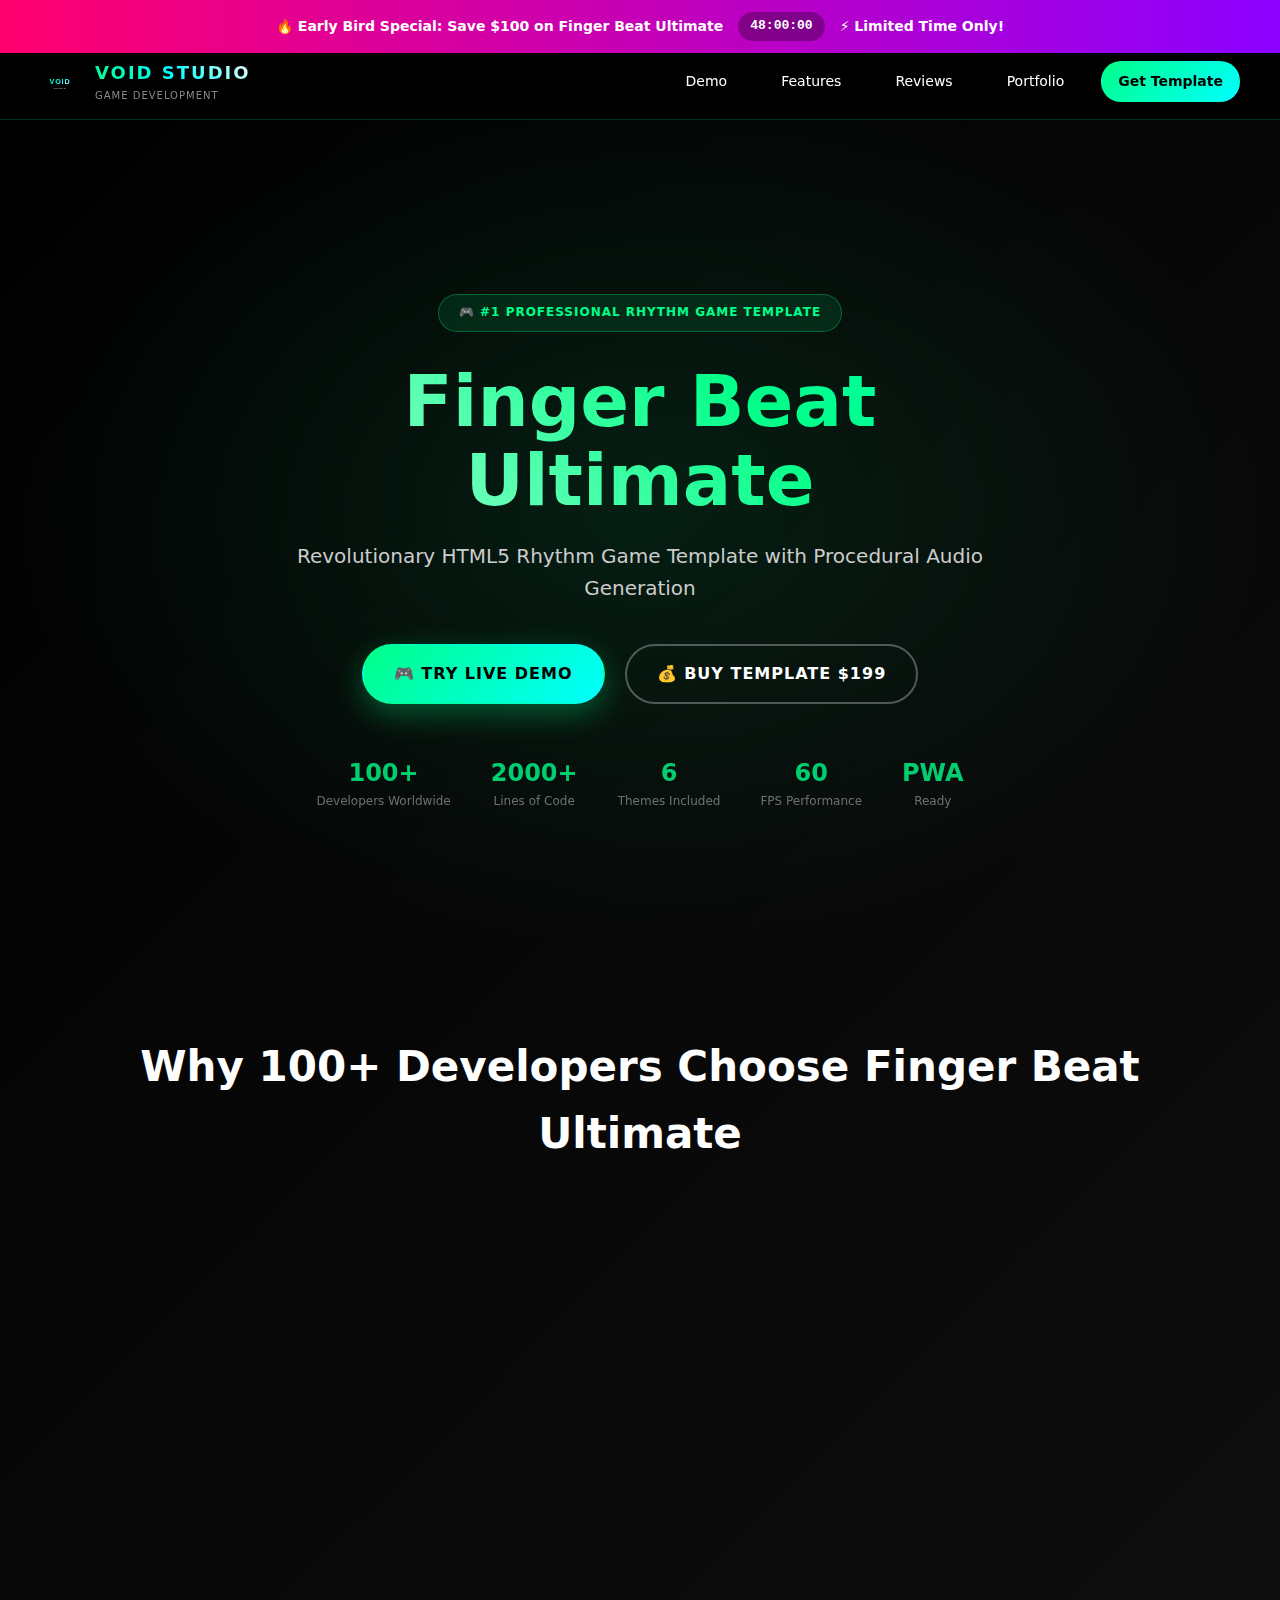
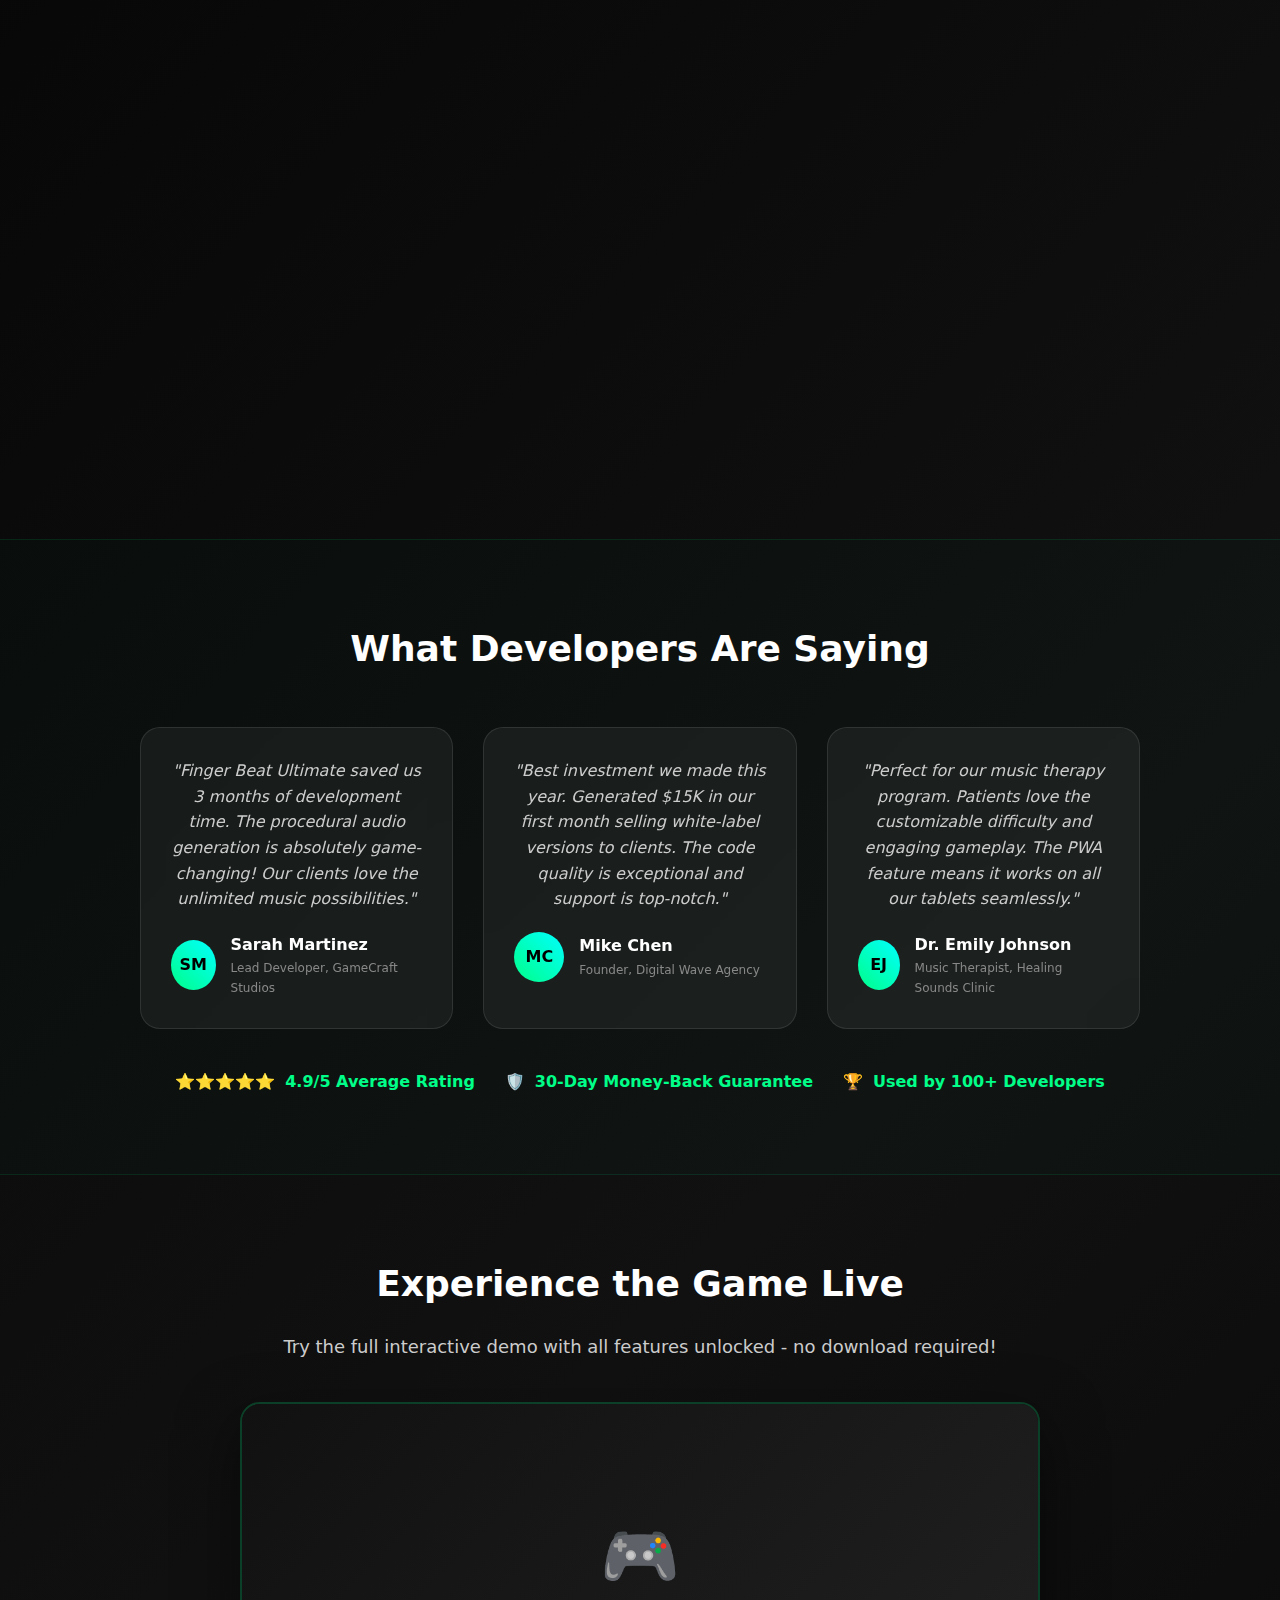
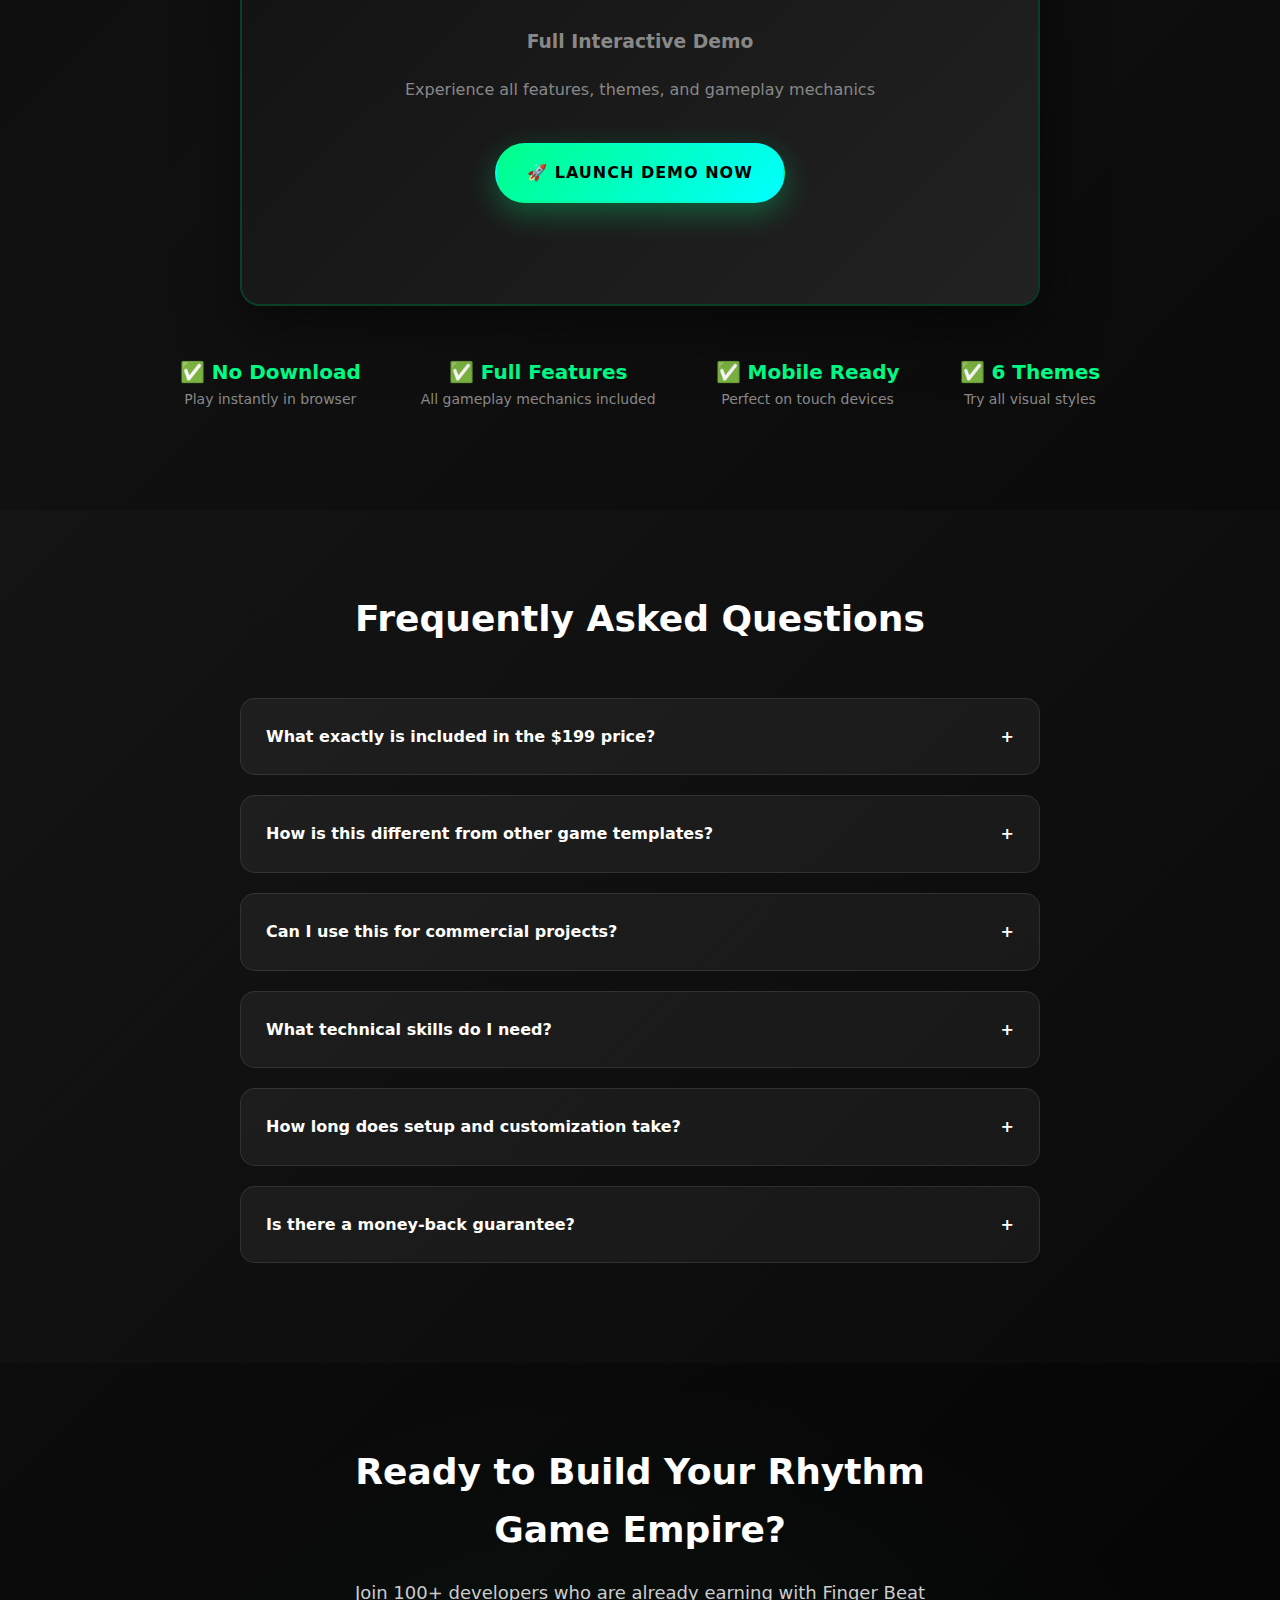
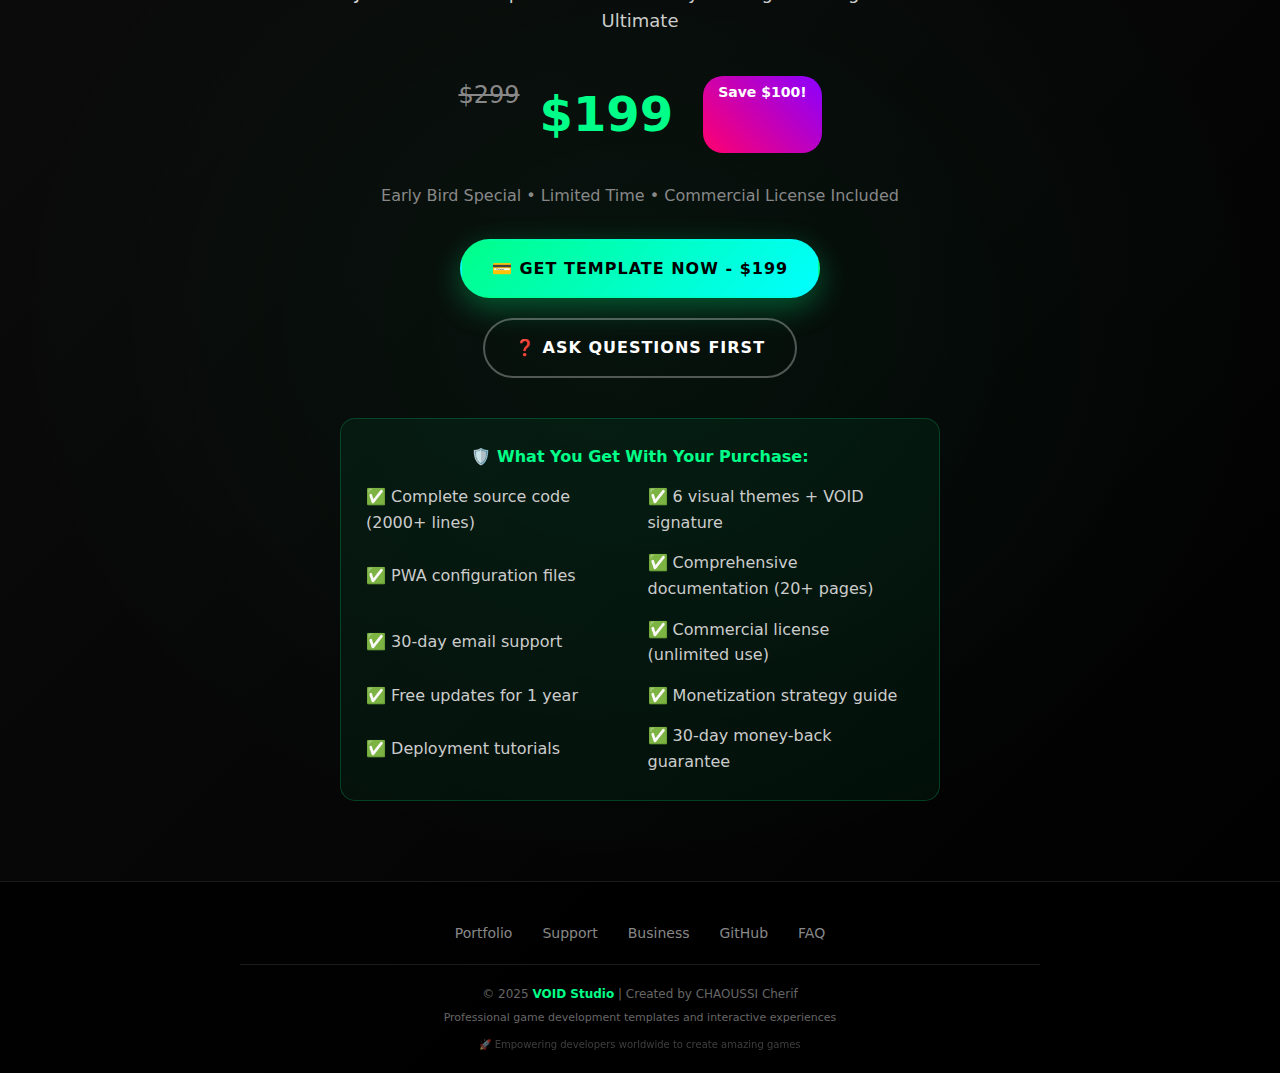
<file: index.html>
<!DOCTYPE html>
<html lang="en">
<head>
    <meta charset="UTF-8">
    <meta name="viewport" content="width=device-width, initial-scale=1.0">
    <meta name="description" content="Try Finger Beat Ultimate - Professional HTML5 rhythm game template with procedural audio generation. Created by VOID Studio. Save 6 months of development time!">
    <meta name="keywords" content="rhythm game template, HTML5 game, procedural audio, PWA game, mobile game template, VOID Studio, game development, commercial license">
    <meta name="author" content="CHAOUSSI Cherif - VOID Studio">
    
    <!-- Open Graph / Facebook -->
    <meta property="og:type" content="website">
    <meta property="og:url" content="https://moutail.github.io/finger-beat-demo/">
    <meta property="og:title" content="Finger Beat Ultimate - Professional Rhythm Game Template | VOID Studio">
    <meta property="og:description" content="Revolutionary HTML5 rhythm game template with procedural audio generation. No licensing fees, PWA ready, mobile-first design. Used by 100+ developers worldwide.">
    <meta property="og:image" content="https://moutail.github.io/finger-beat-demo/assets/og-image.png">

    <!-- Twitter -->
    <meta property="twitter:card" content="summary_large_image">
    <meta property="twitter:url" content="https://moutail.github.io/finger-beat-demo/">
    <meta property="twitter:title" content="Finger Beat Ultimate - Professional Rhythm Game Template">
    <meta property="twitter:description" content="Revolutionary HTML5 rhythm game template with procedural audio generation. Save 6 months of development time!">
    <meta property="twitter:image" content="https://moutail.github.io/finger-beat-demo/assets/og-image.png">
    <meta property="og:image:width" content="1200">
    <meta property="og:image:height" content="630">
    
    <title>Finger Beat Ultimate - Professional Rhythm Game Template | VOID Studio</title>
    <link rel="icon" type="image/svg+xml" href="assets/void-logo.svg">
    
    <!-- Google tag (gtag.js) -->
    <script async src="https://www.googletagmanager.com/gtag/js?id=G-7DL8CMXJ32"></script>
    <script>
        window.dataLayer = window.dataLayer || [];
        function gtag(){dataLayer.push(arguments);}
        gtag('js', new Date());

        gtag('config', 'G-7DL8CMXJ32');
    </script>

    <!-- Facebook Pixel -->
    <script>
        !function(f,b,e,v,n,t,s)
        {if(f.fbq)return;n=f.fbq=function(){n.callMethod?
        n.callMethod.apply(n,arguments):n.queue.push(arguments)};
        if(!f._fbq)f._fbq=n;n.push=n;n.loaded=!0;n.version='2.0';
        n.queue=[];t=b.createElement(e);t.async=!0;
        t.src=v;s=b.getElementsByTagName(e)[0];
        s.parentNode.insertBefore(t,s)}(window, document,'script',
        'https://connect.facebook.net/en_US/fbevents.js');
        fbq('init', 'YOUR_PIXEL_ID');
        fbq('track', 'PageView');
    </script>
    
    <style>
        * {
            margin: 0;
            padding: 0;
            box-sizing: border-box;
        }

        body {
            font-family: -apple-system, BlinkMacSystemFont, 'Segoe UI', system-ui, sans-serif;
            background: linear-gradient(135deg, #000000 0%, #111111 50%, #000000 100%);
            color: #ffffff;
            line-height: 1.6;
            overflow-x: hidden;
        }

        /* Limited Time Offer Banner */
        .limited-offer-banner {
            background: linear-gradient(90deg, #ff006e, #8b00ff, #ff006e);
            background-size: 200% 100%;
            animation: bannerShimmer 3s ease-in-out infinite;
            padding: 12px 20px;
            text-align: center;
            font-weight: 700;
            font-size: 14px;
            position: relative;
            z-index: 1001;
        }

        @keyframes bannerShimmer {
            0%, 100% { background-position: 0% 50%; }
            50% { background-position: 100% 50%; }
        }

        .offer-text {
            display: flex;
            justify-content: center;
            align-items: center;
            gap: 15px;
            flex-wrap: wrap;
        }

        .countdown-timer {
            background: rgba(0,0,0,0.3);
            padding: 4px 12px;
            border-radius: 20px;
            font-family: monospace;
            font-size: 13px;
        }

        /* Header */
        .header {
            position: fixed;
            top: 0;
            left: 0;
            right: 0;
            z-index: 1000;
            background: rgba(0, 0, 0, 0.95);
            backdrop-filter: blur(20px);
            border-bottom: 1px solid rgba(0, 255, 136, 0.2);
            padding: 15px 20px;
            margin-top: 44px; /* Space for banner */
            transition: margin-top 0.3s ease;
        }

        .header.banner-hidden {
            margin-top: 0;
        }

        .header-content {
            max-width: 1200px;
            margin: 0 auto;
            display: flex;
            justify-content: space-between;
            align-items: center;
        }

        .logo-section {
            display: flex;
            align-items: center;
            gap: 15px;
        }

        .void-logo {
            width: 40px;
            height: 40px;
        }

        .brand-text {
            display: flex;
            flex-direction: column;
        }

        .studio-name {
            font-size: 18px;
            font-weight: 900;
            background: linear-gradient(45deg, #00ff88, #00ffff, #ffffff);
            -webkit-background-clip: text;
            -webkit-text-fill-color: transparent;
            background-clip: text;
            letter-spacing: 2px;
        }

        .tagline {
            font-size: 10px;
            color: #888;
            text-transform: uppercase;
            letter-spacing: 1px;
        }

        .header-links {
            display: flex;
            gap: 20px;
            align-items: center;
        }

        .header-link {
            color: #ffffff;
            text-decoration: none;
            font-size: 14px;
            padding: 8px 16px;
            border-radius: 20px;
            transition: all 0.3s ease;
            border: 1px solid transparent;
        }

        .header-link:hover {
            background: rgba(0, 255, 136, 0.1);
            border-color: rgba(0, 255, 136, 0.3);
        }

        .header-link.primary {
            background: linear-gradient(135deg, #00ff88, #00ffff);
            color: #000;
            font-weight: 700;
        }

        /* Hero Section */
        .hero {
            min-height: 100vh;
            display: flex;
            align-items: center;
            justify-content: center;
            text-align: center;
            padding: 150px 20px 50px;
            position: relative;
            overflow: hidden;
        }

        .hero::before {
            content: '';
            position: absolute;
            top: 0;
            left: 0;
            right: 0;
            bottom: 0;
            background: radial-gradient(ellipse at center, rgba(0, 255, 136, 0.1) 0%, transparent 70%);
            pointer-events: none;
        }

        .hero-content {
            max-width: 800px;
            z-index: 2;
            position: relative;
        }

        .hero-badge {
            display: inline-block;
            background: rgba(0, 255, 136, 0.1);
            border: 1px solid rgba(0, 255, 136, 0.3);
            padding: 8px 20px;
            border-radius: 25px;
            font-size: 12px;
            font-weight: 600;
            text-transform: uppercase;
            letter-spacing: 1px;
            margin-bottom: 30px;
            color: #00ff88;
        }

        .hero-title {
            font-size: clamp(36px, 6vw, 72px);
            font-weight: 900;
            margin-bottom: 20px;
            background: linear-gradient(45deg, #ffffff, #00ff88, #00ffff, #ffffff);
            -webkit-background-clip: text;
            -webkit-text-fill-color: transparent;
            background-clip: text;
            background-size: 300% 300%;
            animation: titleShimmer 4s ease-in-out infinite;
            line-height: 1.1;
        }

        @keyframes titleShimmer {
            0%, 100% { background-position: 0% 50%; }
            50% { background-position: 100% 50%; }
        }

        .hero-subtitle {
            font-size: 20px;
            color: #cccccc;
            margin-bottom: 40px;
            font-weight: 300;
        }

        .hero-buttons {
            display: flex;
            gap: 20px;
            justify-content: center;
            flex-wrap: wrap;
            margin-bottom: 50px;
        }

        .btn {
            padding: 15px 30px;
            border-radius: 30px;
            text-decoration: none;
            font-weight: 700;
            font-size: 16px;
            transition: all 0.3s ease;
            border: 2px solid transparent;
            cursor: pointer;
            text-transform: uppercase;
            letter-spacing: 1px;
            position: relative;
            overflow: hidden;
        }

        .btn::before {
            content: '';
            position: absolute;
            top: 50%;
            left: 50%;
            width: 0;
            height: 0;
            background: rgba(255, 255, 255, 0.2);
            border-radius: 50%;
            transform: translate(-50%, -50%);
            transition: width 0.6s, height 0.6s;
        }

        .btn:hover::before {
            width: 300px;
            height: 300px;
        }

        .btn-primary {
            background: linear-gradient(135deg, #00ff88, #00ffff);
            color: #000;
            box-shadow: 0 10px 30px rgba(0, 255, 136, 0.3);
        }

        .btn-primary:hover {
            transform: translateY(-3px);
            box-shadow: 0 15px 40px rgba(0, 255, 136, 0.5);
        }

        .btn-secondary {
            background: transparent;
            color: #ffffff;
            border-color: rgba(255, 255, 255, 0.3);
        }

        .btn-secondary:hover {
            background: rgba(255, 255, 255, 0.1);
            border-color: rgba(255, 255, 255, 0.6);
        }

        /* Social Proof Stats */
        .hero-stats {
            display: flex;
            justify-content: center;
            gap: 40px;
            margin-top: 40px;
            flex-wrap: wrap;
            opacity: 0.8;
        }

        .stat-item {
            text-align: center;
        }

        .stat-value {
            font-size: 24px;
            font-weight: 900;
            color: #00ff88;
        }

        .stat-label {
            font-size: 12px;
            color: #888;
        }

        /* Features Grid */
        .features {
            padding: 80px 20px;
            max-width: 1200px;
            margin: 0 auto;
        }

        .features-title {
            text-align: center;
            font-size: 42px;
            font-weight: 900;
            margin-bottom: 60px;
            color: #ffffff;
        }

        .features-grid {
            display: grid;
            grid-template-columns: repeat(auto-fit, minmax(300px, 1fr));
            gap: 40px;
            margin-bottom: 60px;
        }

        .feature-card {
            background: rgba(255, 255, 255, 0.05);
            border: 1px solid rgba(255, 255, 255, 0.1);
            border-radius: 20px;
            padding: 30px;
            text-align: center;
            transition: all 0.3s ease;
            backdrop-filter: blur(10px);
            opacity: 0;
            transform: translateY(20px);
        }

        .feature-card.visible {
            opacity: 1;
            transform: translateY(0);
        }

        .feature-card:hover {
            transform: translateY(-10px);
            border-color: rgba(0, 255, 136, 0.3);
            box-shadow: 0 20px 40px rgba(0, 0, 0, 0.3);
        }

        .feature-icon {
            font-size: 48px;
            margin-bottom: 20px;
            background: linear-gradient(45deg, #00ff88, #00ffff);
            -webkit-background-clip: text;
            -webkit-text-fill-color: transparent;
            background-clip: text;
        }

        .feature-title {
            font-size: 24px;
            font-weight: 700;
            margin-bottom: 15px;
            color: #ffffff;
        }

        .feature-desc {
            color: #cccccc;
            line-height: 1.6;
        }

        /* Testimonials Section */
        .testimonials {
            padding: 80px 20px;
            background: rgba(0, 255, 136, 0.02);
            border-top: 1px solid rgba(0, 255, 136, 0.1);
            border-bottom: 1px solid rgba(0, 255, 136, 0.1);
        }

        .testimonials-content {
            max-width: 1000px;
            margin: 0 auto;
            text-align: center;
        }

        .testimonials-title {
            font-size: 36px;
            font-weight: 900;
            margin-bottom: 50px;
            color: #ffffff;
        }

        .testimonials-grid {
            display: grid;
            grid-template-columns: repeat(auto-fit, minmax(300px, 1fr));
            gap: 30px;
            margin-bottom: 40px;
        }

        .testimonial {
            background: rgba(255, 255, 255, 0.05);
            border: 1px solid rgba(255, 255, 255, 0.1);
            border-radius: 20px;
            padding: 30px;
            backdrop-filter: blur(10px);
        }

        .testimonial-text {
            font-size: 16px;
            font-style: italic;
            margin-bottom: 20px;
            color: #cccccc;
            line-height: 1.6;
        }

        .testimonial-author {
            display: flex;
            align-items: center;
            gap: 15px;
        }

        .author-avatar {
            width: 50px;
            height: 50px;
            border-radius: 50%;
            background: linear-gradient(45deg, #00ff88, #00ffff);
            display: flex;
            align-items: center;
            justify-content: center;
            font-weight: 900;
            color: #000;
        }

        .author-info {
            text-align: left;
        }

        .author-name {
            font-weight: 700;
            color: #ffffff;
            margin-bottom: 2px;
        }

        .author-title {
            font-size: 12px;
            color: #888;
        }

        .testimonials-footer {
            display: flex;
            justify-content: center;
            gap: 30px;
            flex-wrap: wrap;
            margin-top: 40px;
        }

        .trust-badge {
            display: flex;
            align-items: center;
            gap: 10px;
            color: #00ff88;
            font-weight: 600;
        }

        /* Demo Section */
        .demo-section {
            padding: 80px 20px;
        }

        .demo-content {
            max-width: 1000px;
            margin: 0 auto;
            text-align: center;
        }

        .demo-title {
            font-size: 36px;
            font-weight: 900;
            margin-bottom: 20px;
            color: #ffffff;
        }

        .demo-subtitle {
            font-size: 18px;
            color: #cccccc;
            margin-bottom: 40px;
        }

        .demo-frame {
            position: relative;
            max-width: 800px;
            margin: 0 auto;
            border-radius: 20px;
            overflow: hidden;
            box-shadow: 0 20px 60px rgba(0, 0, 0, 0.5);
            border: 2px solid rgba(0, 255, 136, 0.2);
        }

        .demo-video {
            width: 100%;
            height: auto;
            display: block;
        }

        .demo-placeholder {
            width: 100%;
            height: 500px;
            background: linear-gradient(135deg, #111111, #222222);
            display: flex;
            align-items: center;
            justify-content: center;
            flex-direction: column;
            gap: 20px;
            color: #888;
        }

        .demo-placeholder-icon {
            font-size: 64px;
            color: #00ff88;
        }

        .demo-features {
            margin-top: 30px;
            display: flex;
            justify-content: center;
            gap: 20px;
            flex-wrap: wrap;
        }

        .demo-feature {
            text-align: center;
            padding: 20px;
        }

        .demo-feature-title {
            font-size: 20px;
            font-weight: 700;
            color: #00ff88;
        }

        .demo-feature-desc {
            font-size: 14px;
            color: #888;
        }

        /* FAQ Section */
        .faq-section {
            padding: 80px 20px;
            background: rgba(255, 255, 255, 0.02);
        }

        .faq-content {
            max-width: 800px;
            margin: 0 auto;
        }

        .faq-title {
            text-align: center;
            font-size: 36px;
            font-weight: 900;
            margin-bottom: 50px;
            color: #ffffff;
        }

        .faq-item {
            margin-bottom: 20px;
            background: rgba(255, 255, 255, 0.05);
            border: 1px solid rgba(255, 255, 255, 0.1);
            border-radius: 15px;
            overflow: hidden;
        }

        .faq-question {
            padding: 25px;
            cursor: pointer;
            font-weight: 600;
            font-size: 16px;
            color: #ffffff;
            background: transparent;
            border: none;
            width: 100%;
            text-align: left;
            display: flex;
            justify-content: space-between;
            align-items: center;
            transition: background-color 0.3s ease;
        }

        .faq-question:hover {
            background: rgba(0, 255, 136, 0.1);
        }

        .faq-icon {
            transition: transform 0.3s ease;
        }

        .faq-item[open] .faq-icon {
            transform: rotate(45deg);
        }

        .faq-answer {
            padding: 0 25px 25px;
            color: #cccccc;
            line-height: 1.6;
        }

        details {
            border: none;
        }

        details summary {
            list-style: none;
        }

        details summary::-webkit-details-marker {
            display: none;
        }

        /* CTA Section */
        .cta-section {
            padding: 80px 20px;
            text-align: center;
            background: radial-gradient(ellipse at center, rgba(0, 255, 136, 0.05) 0%, transparent 70%);
        }

        .cta-content {
            max-width: 600px;
            margin: 0 auto;
        }

        .cta-title {
            font-size: 36px;
            font-weight: 900;
            margin-bottom: 20px;
            color: #ffffff;
        }

        .cta-subtitle {
            font-size: 18px;
            color: #cccccc;
            margin-bottom: 40px;
        }

        .pricing-comparison {
            display: flex;
            justify-content: center;
            gap: 20px;
            margin-bottom: 30px;
            flex-wrap: wrap;
        }

        .price-old {
            font-size: 24px;
            color: #888;
            text-decoration: line-through;
        }

        .price-new {
            font-size: 48px;
            font-weight: 900;
            color: #00ff88;
        }

        .price-save {
            background: linear-gradient(45deg, #ff006e, #8b00ff);
            color: white;
            padding: 5px 15px;
            border-radius: 20px;
            font-size: 14px;
            font-weight: 700;
            margin-left: 10px;
        }

        .cta-price-note {
            color: #888;
            margin-bottom: 30px;
        }

        .cta-buttons {
            display: flex;
            justify-content: center;
            gap: 20px;
            flex-wrap: wrap;
            margin-bottom: 40px;
        }

        .guarantee-box {
            margin-top: 40px;
            padding: 25px;
            background: rgba(0, 255, 136, 0.05);
            border-radius: 15px;
            border: 1px solid rgba(0, 255, 136, 0.2);
        }

        .guarantee-title {
            color: #00ff88;
            margin-bottom: 15px;
            font-weight: 700;
        }

        .included-features {
            display: grid;
            grid-template-columns: repeat(auto-fit, minmax(200px, 1fr));
            gap: 15px;
            text-align: left;
            color: #ccc;
        }

        .included-features div {
            display: flex;
            align-items: center;
            gap: 8px;
        }

        /* Footer */
        .footer {
            background: rgba(0, 0, 0, 0.8);
            border-top: 1px solid rgba(255, 255, 255, 0.1);
            padding: 40px 20px 20px;
            text-align: center;
        }

        .footer-content {
            max-width: 800px;
            margin: 0 auto;
        }

        .footer-links {
            display: flex;
            justify-content: center;
            gap: 30px;
            margin-bottom: 20px;
            flex-wrap: wrap;
        }

        .footer-link {
            color: #888;
            text-decoration: none;
            font-size: 14px;
            transition: color 0.3s ease;
        }

        .footer-link:hover {
            color: #00ff88;
        }

        .footer-copyright {
            color: #666;
            font-size: 12px;
            border-top: 1px solid rgba(255, 255, 255, 0.1);
            padding-top: 20px;
        }

        .void-signature {
            color: #00ff88;
            font-weight: 600;
        }

        /* Exit Intent Popup */
        .exit-intent-popup {
            position: fixed;
            top: 0;
            left: 0;
            width: 100%;
            height: 100%;
            background: rgba(0, 0, 0, 0.9);
            display: none;
            align-items: center;
            justify-content: center;
            z-index: 10000;
            backdrop-filter: blur(10px);
        }

        .popup-content {
            background: linear-gradient(135deg, #111111, #222222);
            border: 2px solid #00ff88;
            border-radius: 20px;
            padding: 40px;
            text-align: center;
            max-width: 500px;
            margin: 20px;
            position: relative;
        }

        .popup-close {
            position: absolute;
            top: 15px;
            right: 20px;
            background: none;
            border: none;
            color: #888;
            font-size: 24px;
            cursor: pointer;
        }

        .popup-title {
            font-size: 28px;
            font-weight: 900;
            margin-bottom: 15px;
            color: #00ff88;
        }

        .popup-subtitle {
            color: #ccc;
            margin-bottom: 25px;
            font-size: 16px;
        }

        .popup-offer {
            background: rgba(255, 0, 110, 0.1);
            border: 1px solid rgba(255, 0, 110, 0.3);
            border-radius: 10px;
            padding: 20px;
            margin-bottom: 25px;
        }

        .popup-offer-text {
            font-size: 24px;
            font-weight: 900;
            color: #ff006e;
            margin-bottom: 5px;
        }

        .popup-offer-note {
            color: #888;
            font-size: 12px;
        }

        /* Floating particles */
        .particle {
            position: absolute;
            width: 4px;
            height: 4px;
            background: #00ff88;
            border-radius: 50%;
            opacity: 0.3;
            animation: float 6s ease-in-out infinite;
        }

        @keyframes float {
            0%, 100% { transform: translateY(0px) rotate(0deg); opacity: 0; }
            10% { opacity: 0.3; }
            90% { opacity: 0.3; }
            50% { transform: translateY(-100px) rotate(180deg); opacity: 0.6; }
        }

        /* Responsive */
        @media (max-width: 768px) {
            .limited-offer-banner {
                padding: 8px 15px;
                font-size: 12px;
            }

            .offer-text {
                flex-direction: column;
                gap: 8px;
            }

            .header {
                margin-top: 75px;
            }

            .header-content {
                flex-direction: column;
                gap: 15px;
            }

            .header-links {
                gap: 10px;
            }

            .hero {
                padding: 120px 20px 50px;
            }

            .hero-buttons {
                flex-direction: column;
                align-items: center;
            }

            .btn {
                width: 250px;
            }

            .hero-stats {
                gap: 20px;
            }

            .features-grid, .testimonials-grid {
                grid-template-columns: 1fr;
            }

            .demo-frame {
                margin: 0 10px;
            }

            .demo-features {
                flex-direction: column;
                gap: 10px;
            }

            .pricing-comparison {
                flex-direction: column;
                align-items: center;
            }

            .cta-buttons {
                flex-direction: column;
                align-items: center;
            }

            .included-features {
                grid-template-columns: 1fr;
                text-align: center;
            }

            .popup-content {
                margin: 10px;
                padding: 30px 20px;
            }
        }
    </style>
</head>
<body>
    <!-- Limited Time Offer Banner -->
    <div class="limited-offer-banner" id="offerBanner">
        <div class="offer-text">
            <span>🔥 Early Bird Special: Save $100 on Finger Beat Ultimate</span>
            <span class="countdown-timer" id="countdown">48:00:00</span>
            <span>⚡ Limited Time Only!</span>
        </div>
    </div>

    <!-- Particules flottantes -->
    <div class="particle" style="left: 10%; animation-delay: 0s;"></div>
    <div class="particle" style="left: 20%; animation-delay: 1s;"></div>
    <div class="particle" style="left: 30%; animation-delay: 2s;"></div>
    <div class="particle" style="left: 40%; animation-delay: 0.5s;"></div>
    <div class="particle" style="left: 50%; animation-delay: 1.5s;"></div>
    <div class="particle" style="left: 60%; animation-delay: 2.5s;"></div>
    <div class="particle" style="left: 70%; animation-delay: 3s;"></div>
    <div class="particle" style="left: 80%; animation-delay: 3.5s;"></div>
    <div class="particle" style="left: 90%; animation-delay: 4s;"></div>

    <!-- Header -->
    <header class="header" id="header">
        <div class="header-content">
            <div class="logo-section">
                <svg class="void-logo" viewBox="0 0 200 200" xmlns="http://www.w3.org/2000/svg">
                    <defs>
                        <linearGradient id="voidGradient" x1="0%" y1="0%" x2="100%" y2="100%">
                            <stop offset="0%" style="stop-color:#00ff88"/>
                            <stop offset="50%" style="stop-color:#00ffff"/>
                            <stop offset="100%" style="stop-color:#ffffff"/>
                        </linearGradient>
                    </defs>
                    <rect width="200" height="200" fill="#000000" rx="20"/>
                    <text x="100" y="115" text-anchor="middle" font-family="Arial, sans-serif" font-size="36" font-weight="900" fill="url(#voidGradient)" letter-spacing="4px">VOID</text>
                    <text x="100" y="140" text-anchor="middle" font-family="Arial, sans-serif" font-size="12" font-weight="300" fill="#ffffff" opacity="0.8" letter-spacing="3px">STUDIO</text>
                </svg>
                <div class="brand-text">
                    <div class="studio-name">VOID STUDIO</div>
                    <div class="tagline">Game Development</div>
                </div>
            </div>
            <nav class="header-links">
                <a href="#demo" class="header-link">Demo</a>
                <a href="#features" class="header-link">Features</a>
                <a href="#testimonials" class="header-link">Reviews</a>
                <a href="https://moutail.github.io/mon-portfolio/" class="header-link" target="_blank">Portfolio</a>
                <a href="mailto:bigboros6@gmail.com" class="header-link primary" onclick="gtag('event', 'click', {'event_category': 'CTA', 'event_label': 'Header Buy'});">Get Template</a>
            </nav>
        </div>
    </header>

    <!-- Hero Section -->
    <section class="hero">
        <div class="hero-content">
            <div class="hero-badge">🎮 #1 Professional Rhythm Game Template</div>
            <h1 class="hero-title">Finger Beat Ultimate</h1>
            <p class="hero-subtitle">Revolutionary HTML5 Rhythm Game Template with Procedural Audio Generation</p>
            <div class="hero-buttons">
                <a href="#demo" class="btn btn-primary" onclick="gtag('event', 'click', {'event_category': 'CTA', 'event_label': 'Hero Demo'});">🎮 Try Live Demo</a>
                <a href="mailto:bigboros6@gmail.com?subject=Finger Beat Ultimate - Purchase Inquiry" class="btn btn-secondary" onclick="gtag('event', 'click', {'event_category': 'CTA', 'event_label': 'Hero Buy'});">💰 Buy Template $199</a>
            </div>
            
            <!-- Social Proof Stats -->
            <div class="hero-stats">
                <div class="stat-item">
                    <div class="stat-value">100+</div>
                    <div class="stat-label">Developers Worldwide</div>
                </div>
                <div class="stat-item">
                    <div class="stat-value">2000+</div>
                    <div class="stat-label">Lines of Code</div>
                </div>
                <div class="stat-item">
                    <div class="stat-value">6</div>
                    <div class="stat-label">Themes Included</div>
                </div>
                <div class="stat-item">
                    <div class="stat-value">60</div>
                    <div class="stat-label">FPS Performance</div>
                </div>
                <div class="stat-item">
                    <div class="stat-value">PWA</div>
                    <div class="stat-label">Ready</div>
                </div>
            </div>
        </div>
    </section>

    <!-- Features Section -->
    <section class="features" id="features">
        <h2 class="features-title">Why 100+ Developers Choose Finger Beat Ultimate</h2>
        <div class="features-grid">
            <div class="feature-card">
                <div class="feature-icon">🎵</div>
                <h3 class="feature-title">Procedural Audio Revolution</h3>
                <p class="feature-desc">Generate unlimited unique music tracks in real-time. No licensing fees, no copyright issues, infinite creative possibilities. Save $1000s on music licensing!</p>
            </div>
            
            <div class="feature-card">
                <div class="feature-icon">📱</div>
                <h3 class="feature-title">Mobile-First PWA</h3>
                <p class="feature-desc">Perfect touch controls, offline gameplay, and installable as native app on any device. iOS and Android ready with one codebase.</p>
            </div>
            
            <div class="feature-card">
                <div class="feature-icon">🎨</div>
                <h3 class="feature-title">6 Stunning Themes</h3>
                <p class="feature-desc">Viral, Hype, Chill, Neon, Sunset, and custom VOID theme. Easy white-label customization for your brand in minutes.</p>
            </div>
            
            <div class="feature-card">
                <div class="feature-icon">⚡</div>
                <h3 class="feature-title">60 FPS Performance</h3>
                <p class="feature-desc">Optimized JavaScript and CSS for smooth gameplay. Professional code quality with comprehensive documentation and 1-year support.</p>
            </div>
            
            <div class="feature-card">
                <div class="feature-icon">🔧</div>
                <h3 class="feature-title">6 Months of Work in 1 Day</h3>
                <p class="feature-desc">Clean, modular code structure. Change branding, colors, and features with simple configuration files. Deploy to production instantly.</p>
            </div>
            
            <div class="feature-card">
                <div class="feature-icon">💰</div>
                <h3 class="feature-title">Commercial License Included</h3>
                <p class="feature-desc">Full commercial rights included. Perfect for client projects, app stores, or white-label licensing. Start earning immediately!</p>
            </div>
        </div>
    </section>

    <!-- Testimonials Section -->
    <section class="testimonials" id="testimonials">
        <div class="testimonials-content">
            <h2 class="testimonials-title">What Developers Are Saying</h2>
            <div class="testimonials-grid">
                <div class="testimonial">
                    <div class="testimonial-text">"Finger Beat Ultimate saved us 3 months of development time. The procedural audio generation is absolutely game-changing! Our clients love the unlimited music possibilities."</div>
                    <div class="testimonial-author">
                        <div class="author-avatar">SM</div>
                        <div class="author-info">
                            <div class="author-name">Sarah Martinez</div>
                            <div class="author-title">Lead Developer, GameCraft Studios</div>
                        </div>
                    </div>
                </div>
                
                <div class="testimonial">
                    <div class="testimonial-text">"Best investment we made this year. Generated $15K in our first month selling white-label versions to clients. The code quality is exceptional and support is top-notch."</div>
                    <div class="testimonial-author">
                        <div class="author-avatar">MC</div>
                        <div class="author-info">
                            <div class="author-name">Mike Chen</div>
                            <div class="author-title">Founder, Digital Wave Agency</div>
                        </div>
                    </div>
                </div>
                
                <div class="testimonial">
                    <div class="testimonial-text">"Perfect for our music therapy program. Patients love the customizable difficulty and engaging gameplay. The PWA feature means it works on all our tablets seamlessly."</div>
                    <div class="testimonial-author">
                        <div class="author-avatar">EJ</div>
                        <div class="author-info">
                            <div class="author-name">Dr. Emily Johnson</div>
                            <div class="author-title">Music Therapist, Healing Sounds Clinic</div>
                        </div>
                    </div>
                </div>
            </div>
            
            <div class="testimonials-footer">
                <div class="trust-badge">
                    <span>⭐⭐⭐⭐⭐</span>
                    <span>4.9/5 Average Rating</span>
                </div>
                <div class="trust-badge">
                    <span>🛡️</span>
                    <span>30-Day Money-Back Guarantee</span>
                </div>
                <div class="trust-badge">
                    <span>🏆</span>
                    <span>Used by 100+ Developers</span>
                </div>
            </div>
        </div>
    </section>

    <!-- Demo Section -->
    <section class="demo-section" id="demo">
        <div class="demo-content">
            <h2 class="demo-title">Experience the Game Live</h2>
            <p class="demo-subtitle">Try the full interactive demo with all features unlocked - no download required!</p>
            
            <div class="demo-frame">
                <!-- Option 1: Video Demo -->
                <!-- <video class="demo-video" autoplay muted loop>
                    <source src="assets/finger-beat-demo.mp4" type="video/mp4">
                </video> -->
                
                <!-- Option 2: Interactive Demo Link -->
                <div class="demo-placeholder">
                    <div class="demo-placeholder-icon">🎮</div>
                    <h3>Full Interactive Demo</h3>
                    <p>Experience all features, themes, and gameplay mechanics</p>
                    <a href="game.html" class="btn btn-primary" style="margin-top: 20px; display: inline-block;" onclick="gtag('event', 'click', {'event_category': 'Demo', 'event_label': 'Launch Game'});">🚀 Launch Demo Now</a>
                </div>
            </div>
            
            <div class="demo-features">
                <div class="demo-feature">
                    <div class="demo-feature-title">✅ No Download</div>
                    <div class="demo-feature-desc">Play instantly in browser</div>
                </div>
                <div class="demo-feature">
                    <div class="demo-feature-title">✅ Full Features</div>
                    <div class="demo-feature-desc">All gameplay mechanics included</div>
                </div>
                <div class="demo-feature">
                    <div class="demo-feature-title">✅ Mobile Ready</div>
                    <div class="demo-feature-desc">Perfect on touch devices</div>
                </div>
                <div class="demo-feature">
                    <div class="demo-feature-title">✅ 6 Themes</div>
                    <div class="demo-feature-desc">Try all visual styles</div>
                </div>
            </div>
        </div>
    </section>

    <!-- FAQ Section -->
    <section class="faq-section" id="faq">
        <div class="faq-content">
            <h2 class="faq-title">Frequently Asked Questions</h2>
            
            <div class="faq-item">
                <details>
                    <summary class="faq-question">
                        What exactly is included in the $199 price?
                        <span class="faq-icon">+</span>
                    </summary>
                    <div class="faq-answer">
                        You get the complete source code (2000+ lines), 6 stunning themes, PWA configuration files, comprehensive documentation (20+ pages), 30-day email support, commercial license, free updates for 1 year, and our exclusive monetization guide. Everything you need to launch your rhythm game!
                    </div>
                </details>
            </div>

            <div class="faq-item">
                <details>
                    <summary class="faq-question">
                        How is this different from other game templates?
                        <span class="faq-icon">+</span>
                    </summary>
                    <div class="faq-answer">
                        Finger Beat Ultimate is the only template with procedural audio generation - meaning you can create unlimited unique music without any licensing fees. Plus, it's built mobile-first with PWA technology, ensuring perfect performance on all devices and offline capability.
                    </div>
                </details>
            </div>

            <div class="faq-item">
                <details>
                    <summary class="faq-question">
                        Can I use this for commercial projects?
                        <span class="faq-icon">+</span>
                    </summary>
                    <div class="faq-answer">
                        Absolutely! The commercial license allows unlimited use for client projects, selling on app stores, white-label licensing, or any commercial purpose. Many agencies are already using it to generate $5K-$50K+ monthly revenue.
                    </div>
                </details>
            </div>

            <div class="faq-item">
                <details>
                    <summary class="faq-question">
                        What technical skills do I need?
                        <span class="faq-icon">+</span>
                    </summary>
                    <div class="faq-answer">
                        Basic HTML/CSS/JavaScript knowledge is helpful, but not required for simple customizations. The template includes detailed documentation and step-by-step guides for branding, deployment, and monetization. Plus, you get 30 days of email support!
                    </div>
                </details>
            </div>

            <div class="faq-item">
                <details>
                    <summary class="faq-question">
                        How long does setup and customization take?
                        <span class="faq-icon">+</span>
                    </summary>
                    <div class="faq-answer">
                        Basic branding and deployment can be done in 1-2 hours. Advanced customizations take 1-2 days max. Compare this to 6+ months of building from scratch! Our configuration system makes changes simple and fast.
                    </div>
                </details>
            </div>

            <div class="faq-item">
                <details>
                    <summary class="faq-question">
                        Is there a money-back guarantee?
                        <span class="faq-icon">+</span>
                    </summary>
                    <div class="faq-answer">
                        Yes! We offer a 30-day money-back guarantee. If Finger Beat Ultimate doesn't meet your expectations, just email us within 30 days for a full refund. We're confident you'll love it!
                    </div>
                </details>
            </div>
        </div>
    </section>

    <!-- CTA Section -->
    <section class="cta-section">
        <div class="cta-content">
            <h2 class="cta-title">Ready to Build Your Rhythm Game Empire?</h2>
            <p class="cta-subtitle">Join 100+ developers who are already earning with Finger Beat Ultimate</p>
            
            <div class="pricing-comparison">
                <span class="price-old">$299</span>
                <span class="price-new">$199</span>
                <span class="price-save">Save $100!</span>
            </div>
            <p class="cta-price-note">Early Bird Special • Limited Time • Commercial License Included</p>
            
            <div class="cta-buttons">
                <a href="mailto:bigboros6@gmail.com?subject=Finger Beat Ultimate - Purchase" class="btn btn-primary" onclick="gtag('event', 'click', {'event_category': 'CTA', 'event_label': 'Main Purchase'});">💳 Get Template Now - $199</a>
                <a href="mailto:bigboros6@gmail.com?subject=Finger Beat Ultimate - Questions" class="btn btn-secondary" onclick="gtag('event', 'click', {'event_category': 'CTA', 'event_label': 'Questions'});">❓ Ask Questions First</a>
            </div>
            
            <!-- Guarantee Box -->
            <div class="guarantee-box">
                <h4 class="guarantee-title">🛡️ What You Get With Your Purchase:</h4>
                <div class="included-features">
                    <div>✅ Complete source code (2000+ lines)</div>
                    <div>✅ 6 visual themes + VOID signature</div>
                    <div>✅ PWA configuration files</div>
                    <div>✅ Comprehensive documentation (20+ pages)</div>
                    <div>✅ 30-day email support</div>
                    <div>✅ Commercial license (unlimited use)</div>
                    <div>✅ Free updates for 1 year</div>
                    <div>✅ Monetization strategy guide</div>
                    <div>✅ Deployment tutorials</div>
                    <div>✅ 30-day money-back guarantee</div>
                </div>
            </div>
        </div>
    </section>

    <!-- Footer -->
    <footer class="footer">
        <div class="footer-content">
            <div class="footer-links">
                <a href="https://moutail.github.io/mon-portfolio/" class="footer-link" target="_blank">Portfolio</a>
                <a href="mailto:bigboros6@gmail.com" class="footer-link">Support</a>
                <a href="mailto:chaoussicherif@gmail.com" class="footer-link">Business</a>
                <a href="https://github.com/moutail" class="footer-link" target="_blank">GitHub</a>
                <a href="#faq" class="footer-link">FAQ</a>
            </div>
            <div class="footer-copyright">
                <p>© 2025 <span class="void-signature">VOID Studio</span> | Created by CHAOUSSI Cherif</p>
                <p style="margin-top: 5px; font-size: 11px;">Professional game development templates and interactive experiences</p>
                <p style="margin-top: 10px; font-size: 10px; opacity: 0.6;">🚀 Empowering developers worldwide to create amazing games</p>
            </div>
        </div>
    </footer>

    <!-- Exit Intent Popup -->
    <div class="exit-intent-popup" id="exitPopup">
        <div class="popup-content">
            <button class="popup-close" id="popupClose">×</button>
            <h3 class="popup-title">Wait! Don't Miss Out!</h3>
            <p class="popup-subtitle">Get an exclusive 20% discount on Finger Beat Ultimate</p>
            
            <div class="popup-offer">
                <div class="popup-offer-text">Special Price: $159</div>
                <div class="popup-offer-note">Limited time offer for serious developers</div>
            </div>
            
            <div style="display: flex; gap: 15px; justify-content: center; flex-wrap: wrap;">
                <a href="mailto:bigboros6@gmail.com?subject=Finger Beat Ultimate - Special Offer" class="btn btn-primary" onclick="gtag('event', 'click', {'event_category': 'Exit Intent', 'event_label': 'Special Offer'});">Get Special Offer</a>
                <button class="btn btn-secondary" id="popupNoThanks">No Thanks</button>
            </div>
        </div>
    </div>

    <!-- Scripts -->
    <script>
        // Countdown Timer
        function updateCountdown() {
            const now = new Date().getTime();
            const targetTime = now + (48 * 60 * 60 * 1000); // 48 hours from now
            
            setInterval(function() {
                const currentTime = new Date().getTime();
                const distance = targetTime - currentTime;
                
                const hours = Math.floor((distance % (1000 * 60 * 60 * 24)) / (1000 * 60 * 60));
                const minutes = Math.floor((distance % (1000 * 60 * 60)) / (1000 * 60));
                const seconds = Math.floor((distance % (1000 * 60)) / 1000);
                
                document.getElementById("countdown").innerHTML = 
                    hours.toString().padStart(2, '0') + ":" + 
                    minutes.toString().padStart(2, '0') + ":" + 
                    seconds.toString().padStart(2, '0');
                
                if (distance < 0) {
                    document.getElementById("countdown").innerHTML = "EXPIRED";
                }
            }, 1000);
        }
        
        updateCountdown();

        // Hide offer banner after scroll
        let bannerHidden = false;
        window.addEventListener('scroll', function() {
            if (window.scrollY > 100 && !bannerHidden) {
                document.getElementById('offerBanner').style.transform = 'translateY(-100%)';
                document.getElementById('header').classList.add('banner-hidden');
                bannerHidden = true;
            }
        });

        // Tracking des clics sur les boutons
        document.querySelectorAll('.btn').forEach(btn => {
            btn.addEventListener('click', function() {
                console.log('Button clicked:', this.textContent.trim());
                // Analytics tracking is handled by onclick attributes
            });
        });

        // Smooth scroll pour les ancres
        document.querySelectorAll('a[href^="#"]').forEach(anchor => {
            anchor.addEventListener('click', function (e) {
                e.preventDefault();
                const target = document.querySelector(this.getAttribute('href'));
                if (target) {
                    target.scrollIntoView({
                        behavior: 'smooth',
                        block: 'start'
                    });
                }
            });
        });

        // Animation d'apparition au scroll
        const observerOptions = {
            threshold: 0.1,
            rootMargin: '0px 0px -50px 0px'
        };

        const observer = new IntersectionObserver((entries) => {
            entries.forEach(entry => {
                if (entry.isIntersecting) {
                    entry.target.classList.add('visible');
                }
            });
        }, observerOptions);

        // Observer les cartes features
        document.querySelectorAll('.feature-card').forEach(card => {
            observer.observe(card);
        });

        // Exit Intent Detection
        let exitIntentShown = false;
        document.addEventListener('mouseleave', function(e) {
            if (e.clientY <= 0 && !exitIntentShown) {
                showExitIntentPopup();
                exitIntentShown = true;
            }
        });

        function showExitIntentPopup() {
            document.getElementById('exitPopup').style.display = 'flex';
            gtag('event', 'exit_intent_shown', {'event_category': 'Popup'});
        }

        function hideExitIntentPopup() {
            document.getElementById('exitPopup').style.display = 'none';
        }

        // Close popup handlers
        document.getElementById('popupClose').addEventListener('click', hideExitIntentPopup);
        document.getElementById('popupNoThanks').addEventListener('click', function() {
            hideExitIntentPopup();
            gtag('event', 'exit_intent_declined', {'event_category': 'Popup'});
        });

        // Close popup when clicking outside
        document.getElementById('exitPopup').addEventListener('click', function(e) {
            if (e.target === this) {
                hideExitIntentPopup();
            }
        });

        // FAQ Accordion Enhancement
        document.querySelectorAll('details').forEach(detail => {
            detail.addEventListener('toggle', function() {
                if (this.open) {
                    gtag('event', 'faq_opened', {
                        'event_category': 'FAQ',
                        'event_label': this.querySelector('summary').textContent.trim()
                    });
                }
            });
        });

        // Page Load Performance Tracking
        window.addEventListener('load', function() {
            const loadTime = performance.timing.loadEventEnd - performance.timing.navigationStart;
            gtag('event', 'page_load_time', {
                'event_category': 'Performance',
                'value': Math.round(loadTime)
            });
        });

        // Scroll Depth Tracking
        let maxScroll = 0;
        window.addEventListener('scroll', function() {
            const scrollPercent = Math.round((window.scrollY / (document.body.scrollHeight - window.innerHeight)) * 100);
            if (scrollPercent > maxScroll && scrollPercent % 25 === 0) {
                maxScroll = scrollPercent;
                gtag('event', 'scroll_depth', {
                    'event_category': 'Engagement',
                    'value': scrollPercent
                });
            }
        });

        // Demo Interest Tracking
        document.getElementById('demo').addEventListener('mouseenter', function() {
            gtag('event', 'demo_section_viewed', {'event_category': 'Interest'});
        });

        // Price Click Tracking
        document.querySelectorAll('.price-new').forEach(price => {
            price.addEventListener('click', function() {
                gtag('event', 'price_clicked', {'event_category': 'Interest'});
            });
        });
    </script>
</body>
</html>
</file>
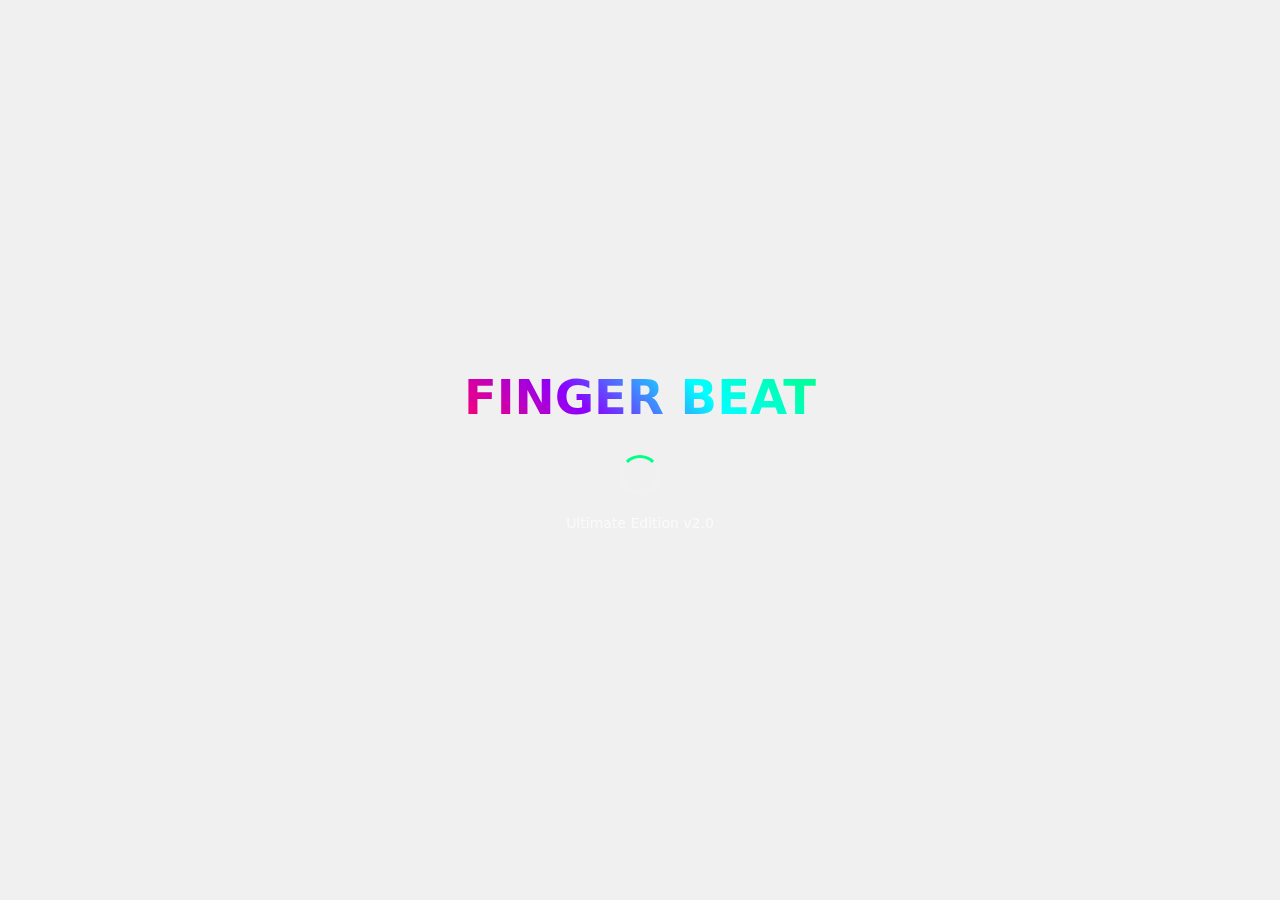
<file: game.html>
<!DOCTYPE html>
<html lang="fr">
<head>
    <meta charset="UTF-8">
    <meta name="viewport" content="width=device-width, initial-scale=1.0, user-scalable=no, maximum-scale=1.0, minimum-scale=1.0">
    <meta name="apple-mobile-web-app-capable" content="yes">
    <meta name="mobile-web-app-capable" content="yes">
    <meta name="apple-mobile-web-app-status-bar-style" content="black-translucent">
    <meta name="description" content="Finger Beat - Ultimate rhythm game with procedural audio generation">
    <meta name="keywords" content="rhythm game, music game, finger beat, mobile game">
    <meta name="author" content="Your Studio Name">
    <title>Finger Beat - Ultimate Edition</title>
    <link rel="manifest" href="manifest.json">
    <link rel="icon" type="image/png" href="./assets/icons/favicon.png">
    <link rel="stylesheet" href="style.css">
</head>
<body>
    <!-- Loading Screen -->
    <div class="loading-screen" id="loadingScreen">
        <div class="loading-screen-content">
            <div class="loading-logo">FINGER BEAT</div>
            <div class="loading-spinner"></div>
            <div style="margin-top: 20px; font-size: 14px; opacity: 0.7;">Ultimate Edition v2.0</div>
        </div>
    </div>

    <!-- Loading Indicator -->
    <div class="loading-indicator" id="loadingIndicator">
        <div class="loading-spinner"></div>
        <div class="loading-text" id="loadingText">Loading...</div>
    </div>

    <!-- Dynamic Background -->
    <div class="dynamic-background">
        <div class="bg-layer bg-viral active" id="bgViral"></div>
        <div class="bg-layer bg-hype" id="bgHype"></div>
        <div class="bg-layer bg-chill" id="bgChill"></div>
        <div class="bg-layer bg-neon" id="bgNeon"></div>
        <div class="bg-layer bg-sunset" id="bgSunset"></div>
        <div class="bg-layer bg-custom" id="bgCustom"></div>
    </div>

    <!-- Main Game Container -->
    <div class="game-container">
        <!-- Header -->
        <div class="game-header">
            <div class="combo-display">
                <div class="combo-label">COMBO</div>
                <div class="combo-value" id="comboValue">x0</div>
                <div class="combo-bar">
                    <div class="combo-fill" id="comboFill"></div>
                </div>
            </div>
            
            <div class="stats-section">
                <div class="stat-item">
                    <div class="stat-label">LEVEL</div>
                    <div class="stat-value" id="levelValue">1</div>
                </div>
                <div class="stat-item">
                    <div class="stat-label">ACCURACY</div>
                    <div class="stat-value" id="accuracyValue">100%</div>
                </div>
            </div>
            
            <div class="score-display">
                <div class="score-label">SCORE</div>
                <div class="score-value" id="scoreValue">0</div>
            </div>
            
            <div class="lives-display">
                <div class="lives-label">LIVES</div>
                <div class="life-dot" id="life1"></div>
                <div class="life-dot" id="life2"></div>
                <div class="life-dot" id="life3"></div>
            </div>
        </div>

        <!-- Side Buttons -->
        <div class="side-buttons">
            <button class="side-button" id="musicToggleBtn" title="Music & Audio">
                <svg viewBox="0 0 24 24" fill="currentColor">
                    <path d="M12 3v10.55c-.59-.34-1.27-.55-2-.55-2.21 0-4 1.79-4 4s1.79 4 4 4 4-1.79 4-4V7h4V3h-6z"/>
                </svg>
            </button>
            
            <button class="side-button" id="settingsBtn" title="Settings">
                <svg viewBox="0 0 24 24" fill="currentColor">
                    <path d="M19.14,12.94c0.04-0.3,0.06-0.61,0.06-0.94c0-0.32-0.02-0.64-0.07-0.94l2.03-1.58c0.18-0.14,0.23-0.41,0.12-0.61 l-1.92-3.32c-0.12-0.22-0.37-0.29-0.59-0.22l-2.39,0.96c-0.5-0.38-1.03-0.7-1.62-0.94L14.4,2.81c-0.04-0.24-0.24-0.41-0.48-0.41 h-3.84c-0.24,0-0.43,0.17-0.47,0.41L9.25,5.35C8.66,5.59,8.12,5.92,7.63,6.29L5.24,5.33c-0.22-0.08-0.47,0-0.59,0.22L2.74,8.87 C2.62,9.08,2.66,9.34,2.86,9.48l2.03,1.58C4.84,11.36,4.8,11.69,4.8,12s0.02,0.64,0.07,0.94l-2.03,1.58 c-0.18,0.14-0.23,0.41-0.12,0.61l1.92,3.32c0.12,0.22,0.37,0.29,0.59,0.22l2.39-0.96c0.5,0.38,1.03,0.7,1.62,0.94l0.36,2.54 c0.05,0.24,0.24,0.41,0.48,0.41h3.84c0.24,0,0.44-0.17,0.47-0.41l0.36-2.54c0.59-0.24,1.13-0.56,1.62-0.94l2.39,0.96 c0.22,0.08,0.47,0,0.59-0.22l1.92-3.32c0.12-0.22,0.07-0.47-0.12-0.61L19.14,12.94z M12,15.6c-1.98,0-3.6-1.62-3.6-3.6 s1.62-3.6,3.6-3.6s3.6,1.62,3.6,3.6S13.98,15.6,12,15.6z"/>
                </svg>
            </button>
            
            <button class="side-button" id="statsBtn" title="Statistics">
                <svg viewBox="0 0 24 24" fill="currentColor">
                    <path d="M16,11V3H8v6H2v12h20V11H16z M10,5h4v14h-4V5z M4,11h4v8H4V11z M20,19h-4v-6h4V19z"/>
                </svg>
            </button>
            
            <button class="side-button" id="pauseBtn" style="display: none;" title="Pause Game">
                <svg viewBox="0 0 24 24" fill="currentColor">
                    <path d="M6 19h4V5H6v14zm8-14v14h4V5h-4z"/>
                </svg>
            </button>
        </div>

        <!-- Game Zone -->
        <div class="game-zone">
            <div class="target-container" id="targetContainer" style="display: none;">
                <!-- Timer Ring -->
                <div class="timer-ring">
                    <svg class="timer-svg" viewBox="0 0 300 300">
                        <defs>
                            <linearGradient id="timerGradient" x1="0%" y1="0%" x2="100%" y2="100%">
                                <stop offset="0%" style="stop-color:var(--primary-color)"/>
                                <stop offset="50%" style="stop-color:var(--secondary-color)"/>
                                <stop offset="100%" style="stop-color:var(--accent-color)"/>
                            </linearGradient>
                        </defs>
                        <circle class="timer-circle-bg" cx="150" cy="150" r="140"/>
                        <circle class="timer-circle" id="timerCircle" cx="150" cy="150" r="140"/>
                    </svg>
                </div>
                
                <div class="target-ring"></div>
                <div class="target-inner">
                    <div class="target-number" id="targetNumber">3</div>
                    <div class="target-indicator" id="targetIndicator">
                        <div class="indicator-dot"></div>
                        <div class="indicator-dot"></div>
                        <div class="indicator-dot"></div>
                        <div class="indicator-dot"></div>
                        <div class="indicator-dot"></div>
                    </div>
                </div>
                
                <!-- Beat Indicator -->
                <div class="beat-indicator">
                    <div class="beat-dot" id="beat1"></div>
                    <div class="beat-dot" id="beat2"></div>
                    <div class="beat-dot" id="beat3"></div>
                    <div class="beat-dot" id="beat4"></div>
                </div>
            </div>
        </div>

        <!-- Control Buttons -->
        <div class="controls-section">
            <div class="controls-container" id="controlsContainer" style="display: none;">
                <button class="input-button" data-number="1">1</button>
                <button class="input-button" data-number="2">2</button>
                <button class="input-button" data-number="3">3</button>
                <button class="input-button" data-number="4">4</button>
                <button class="input-button" data-number="5">5</button>
            </div>
        </div>
    </div>

    <!-- Music Panel -->
    <div class="music-panel" id="musicPanel">
        <div class="panel-content">
            <div class="music-panel-title">Choose Your Track</div>
            
            <!-- Featured Tracks -->
            <div class="music-section">
                <div class="section-title">Featured Tracks</div>
                <div class="music-option" data-track="arcade">
                    <svg class="music-icon" viewBox="0 0 24 24" fill="currentColor">
                        <path d="M12 3v10.55c-.59-.34-1.27-.55-2-.55-2.21 0-4 1.79-4 4s1.79 4 4 4 4-1.79 4-4V7h4V3h-6z"/>
                    </svg>
                    🎹 Love is Gone - SLANDER
                </div>
                <div class="music-option" data-track="losing_game">
                    <svg class="music-icon" viewBox="0 0 24 24" fill="currentColor">
                        <path d="M12 3v10.55c-.59-.34-1.27-.55-2-.55-2.21 0-4 1.79-4 4s1.79 4 4 4 4-1.79 4-4V7h4V3h-6z"/>
                    </svg>
                    🎸 A Losing Game - Duncan Laurence
                </div>
                <div class="music-option" data-track="jujutsu">
                    <svg class="music-icon" viewBox="0 0 24 24" fill="currentColor">
                        <path d="M12 3v10.55c-.59-.34-1.27-.55-2-.55-2.21 0-4 1.79-4 4s1.79 4 4 4 4-1.79 4-4V7h4V3h-6z"/>
                    </svg>
                    ⚡ Jujutsu Kaisen OP3
                </div>
                <div class="music-option" data-track="dandadan">
                    <svg class="music-icon" viewBox="0 0 24 24" fill="currentColor">
                        <path d="M12 3v10.55c-.59-.34-1.27-.55-2-.55-2.21 0-4 1.79-4 4s1.79 4 4 4 4-1.79 4-4V7h4V3h-6z"/>
                    </svg>
                    🔥 DAN DA DAN Opening
                </div>
                <div class="music-option" data-track="crazy">
                    <svg class="music-icon" viewBox="0 0 24 24" fill="currentColor">
                        <path d="M12 3v10.55c-.59-.34-1.27-.55-2-.55-2.21 0-4 1.79-4 4s1.79 4 4 4 4-1.79 4-4V7h4V3h-6z"/>
                    </svg>
                    🎵 Crazy - Electronic Pop
                </div>
            </div>
            
            <!-- Generated Audio -->
            <div class="music-section">
                <div class="section-title">Generated Audio</div>
                <div class="music-option" data-genre="viral">
                    <svg class="music-icon" viewBox="0 0 24 24" fill="currentColor">
                        <path d="M12 3v10.55c-.59-.34-1.27-.55-2-.55-2.21 0-4 1.79-4 4s1.79 4 4 4 4-1.79 4-4V7h4V3h-6z"/>
                    </svg>
                    🔥 Viral Phonk
                </div>
                <div class="music-option" data-genre="hype">
                    <svg class="music-icon" viewBox="0 0 24 24" fill="currentColor">
                        <path d="M12 3v10.55c-.59-.34-1.27-.55-2-.55-2.21 0-4 1.79-4 4s1.79 4 4 4 4-1.79 4-4V7h4V3h-6z"/>
                    </svg>
                    ⚡ EDM Hype
                </div>
                <div class="music-option" data-genre="chill">
                    <svg class="music-icon" viewBox="0 0 24 24" fill="currentColor">
                        <path d="M12 3v10.55c-.59-.34-1.27-.55-2-.55-2.21 0-4 1.79-4 4s1.79 4 4 4 4-1.79 4-4V7h4V3h-6z"/>
                    </svg>
                    🌙 Chill Trap
                </div>
            </div>
            
            <!-- Custom Upload -->
            <div class="music-section">
                <div class="section-title">Custom</div>
                <div class="music-option" data-genre="custom">
                    <svg class="music-icon" viewBox="0 0 24 24" fill="currentColor">
                        <path d="M9 16h6v-6h4l-7-7-7 7h4zm-4 2h14v2H5z"/>
                    </svg>
                    Upload Your Music
                </div>
            </div>
        </div>
    </div>

    <!-- Settings Panel -->
    <div class="settings-panel" id="settingsPanel">
        <div class="panel-content">
            <div class="settings-title">Game Settings</div>
            
            <!-- Audio Settings -->
            <div class="settings-section">
                <div class="settings-section-title">Audio</div>
                <div class="setting-item">
                    <span>Music Volume</span>
                    <div class="setting-slider" id="musicVolumeSlider">
                        <div class="setting-slider-fill" style="width: 70%"></div>
                        <div class="setting-slider-thumb" style="left: 70%"></div>
                    </div>
                </div>
                <div class="setting-item">
                    <span>Sound Effects</span>
                    <div class="setting-toggle active" id="sfxToggle"></div>
                </div>
                <div class="setting-item">
                    <span>Metronome</span>
                    <div class="setting-toggle active" id="metronomeToggle"></div>
                </div>
            </div>
            
            <!-- Visual Settings -->
            <div class="settings-section">
                <div class="settings-section-title">Visual</div>
                <div class="setting-item">
                    <span>Visual Theme</span>
                </div>
                <div class="theme-selector">
                    <div class="theme-option viral active" data-theme="viral" title="Viral"></div>
                    <div class="theme-option hype" data-theme="hype" title="Hype"></div>
                    <div class="theme-option chill" data-theme="chill" title="Chill"></div>
                    <div class="theme-option neon" data-theme="neon" title="Neon"></div>
                    <div class="theme-option sunset" data-theme="sunset" title="Sunset"></div>
                    <div class="theme-option custom" data-theme="custom" title="Custom"></div>
                </div>
                <div class="setting-item">
                    <span>Particles</span>
                    <div class="setting-toggle active" id="particlesToggle"></div>
                </div>
                <div class="setting-item">
                    <span>Screen Shake</span>
                    <div class="setting-toggle active" id="screenShakeToggle"></div>
                </div>
            </div>
            
            <!-- Gameplay Settings -->
            <div class="settings-section">
                <div class="settings-section-title">Gameplay</div>
                <div class="setting-item">
                    <span>Difficulty</span>
                    <select class="setting-select" id="difficultySelect">
                        <option value="easy">Easy</option>
                        <option value="normal" selected>Normal</option>
                        <option value="hard">Hard</option>
                        <option value="expert">Expert</option>
                    </select>
                </div>
                <div class="setting-item">
                    <span>Auto-Save</span>
                    <div class="setting-toggle active" id="autoSaveToggle"></div>
                </div>
                <div class="setting-item">
                    <span>Vibration</span>
                    <div class="setting-toggle active" id="vibrationToggle"></div>
                </div>
            </div>
            
            <!-- Data Management -->
            <div class="settings-section">
                <div class="settings-section-title">Data</div>
                <button class="menu-button" onclick="exportGameData()">Export Data</button>
                <button class="menu-button" onclick="importGameData()">Import Data</button>
                <button class="menu-button" onclick="resetGameData()" style="color: var(--accent-color);">Reset All Data</button>
            </div>
        </div>
    </div>

    <!-- Statistics Panel -->
    <div class="stats-panel" id="statsPanel">
        <div class="panel-content">
            <div class="music-panel-title">Game Statistics</div>
            
            <!-- Stats Grid -->
            <div class="stats-grid">
                <div class="stat-card">
                    <div class="stat-card-value" id="totalScoreDisplay">0</div>
                    <div class="stat-card-label">Total Score</div>
                </div>
                <div class="stat-card">
                    <div class="stat-card-value" id="gamesPlayedDisplay">0</div>
                    <div class="stat-card-label">Games Played</div>
                </div>
                <div class="stat-card">
                    <div class="stat-card-value" id="bestComboDisplay">0</div>
                    <div class="stat-card-label">Best Combo</div>
                </div>
                <div class="stat-card">
                    <div class="stat-card-value" id="totalTimeDisplay">0m</div>
                    <div class="stat-card-label">Time Played</div>
                </div>
                <div class="stat-card">
                    <div class="stat-card-value" id="accuracyDisplay">100%</div>
                    <div class="stat-card-label">Avg Accuracy</div>
                </div>
                <div class="stat-card">
                    <div class="stat-card-value" id="perfectGamesDisplay">0</div>
                    <div class="stat-card-label">Perfect Games</div>
                </div>
            </div>
            
            <!-- Leaderboard -->
            <div class="leaderboard">
                <div class="leaderboard-title">🏆 High Scores</div>
                <div id="leaderboardList">
                    <div class="leaderboard-entry">
                        <span class="leaderboard-rank">#1</span>
                        <span>-</span>
                        <span class="leaderboard-score">0</span>
                    </div>
                    <div class="leaderboard-entry">
                        <span class="leaderboard-rank">#2</span>
                        <span>-</span>
                        <span class="leaderboard-score">0</span>
                    </div>
                    <div class="leaderboard-entry">
                        <span class="leaderboard-rank">#3</span>
                        <span>-</span>
                        <span class="leaderboard-score">0</span>
                    </div>
                    <div class="leaderboard-entry">
                        <span class="leaderboard-rank">#4</span>
                        <span>-</span>
                        <span class="leaderboard-score">0</span>
                    </div>
                    <div class="leaderboard-entry">
                        <span class="leaderboard-rank">#5</span>
                        <span>-</span>
                        <span class="leaderboard-score">0</span>
                    </div>
                </div>
            </div>
            
            <!-- Achievements -->
            <div class="achievements">
                <div class="leaderboard-title">🏅 Achievements</div>
                <div class="achievement-item">
                    <div class="achievement-icon unlocked">🎯</div>
                    <div class="achievement-info">
                        <div class="achievement-name">First Steps</div>
                        <div class="achievement-desc">Complete your first level</div>
                    </div>
                </div>
                <div class="achievement-item">
                    <div class="achievement-icon" id="combo10Icon">🔥</div>
                    <div class="achievement-info">
                        <div class="achievement-name">Combo Master</div>
                        <div class="achievement-desc">Reach a 10x combo</div>
                    </div>
                </div>
                <div class="achievement-item">
                    <div class="achievement-icon" id="level5Icon">⭐</div>
                    <div class="achievement-info">
                        <div class="achievement-name">Level Champion</div>
                        <div class="achievement-desc">Reach level 5</div>
                    </div>
                </div>
                <div class="achievement-item">
                    <div class="achievement-icon" id="perfectIcon">💎</div>
                    <div class="achievement-info">
                        <div class="achievement-name">Perfectionist</div>
                        <div class="achievement-desc">Complete a level with 100% accuracy</div>
                    </div>
                </div>
                <div class="achievement-item">
                    <div class="achievement-icon" id="scoreIcon">👑</div>
                    <div class="achievement-info">
                        <div class="achievement-name">Score Legend</div>
                        <div class="achievement-desc">Score over 10,000 points</div>
                    </div>
                </div>
            </div>
        </div>
    </div>

    <!-- Tutorial Overlay -->
    <div class="overlay" id="tutorialOverlay" style="display: flex;">
        <div class="overlay-card">
            <!-- NOUVEAU: Logo Couronne Animée -->
            <div class="game-logo-container">
                <svg class="crown-logo" viewBox="0 0 200 150" xmlns="http://www.w3.org/2000/svg">
                    <defs>
                        <linearGradient id="crownGradient" x1="0%" y1="0%" x2="100%" y2="100%">
                            <stop offset="0%" style="stop-color:#FFD700"/>
                            <stop offset="50%" style="stop-color:#FFA500"/>
                            <stop offset="100%" style="stop-color:#FF8C00"/>
                        </linearGradient>
                        
                        <linearGradient id="gemGradient" x1="0%" y1="0%" x2="100%" y2="100%">
                            <stop offset="0%" style="stop-color:#00ff88"/>
                            <stop offset="50%" style="stop-color:#00ffff"/>
                            <stop offset="100%" style="stop-color:#8b00ff"/>
                        </linearGradient>
                        
                        <filter id="crownGlow">
                            <feGaussianBlur stdDeviation="3" result="coloredBlur"/>
                            <feMerge>
                                <feMergeNode in="coloredBlur"/>
                                <feMergeNode in="SourceGraphic"/>
                            </feMerge>
                        </filter>
                        
                        <!-- Chemins pour les particules flottantes -->
                        <path id="floatPath1" d="M30,50 Q50,30 70,50 T110,50"/>
                        <path id="floatPath2" d="M170,70 Q150,50 130,70 T90,70"/>
                        <path id="floatPath3" d="M100,30 Q120,10 140,30 T180,30"/>
                    </defs>
                    
                    <!-- Base de la couronne -->
                    <path d="M20 120 L40 80 L60 100 L100 60 L140 100 L160 80 L180 120 Z" 
                        fill="url(#crownGradient)" 
                        stroke="#FFD700" 
                        stroke-width="2"
                        filter="url(#crownGlow)">
                        <animate attributeName="d" 
                                values="M20 120 L40 80 L60 100 L100 60 L140 100 L160 80 L180 120 Z;
                                        M20 120 L40 75 L60 95 L100 55 L140 95 L160 75 L180 120 Z;
                                        M20 120 L40 80 L60 100 L100 60 L140 100 L160 80 L180 120 Z" 
                                dur="3s" 
                                repeatCount="indefinite"/>
                    </path>
                    
                    <!-- Pointes de la couronne -->
                    <polygon points="40,80 50,40 60,80" fill="url(#crownGradient)" filter="url(#crownGlow)">
                        <animateTransform attributeName="transform" 
                                        type="scale" 
                                        values="1;1.1;1" 
                                        dur="2s" 
                                        repeatCount="indefinite"/>
                    </polygon>
                    
                    <polygon points="90,60 100,20 110,60" fill="url(#crownGradient)" filter="url(#crownGlow)">
                        <animateTransform attributeName="transform" 
                                        type="scale" 
                                        values="1;1.2;1" 
                                        dur="2.5s" 
                                        repeatCount="indefinite"/>
                    </polygon>
                    
                    <polygon points="140,80 150,40 160,80" fill="url(#crownGradient)" filter="url(#crownGlow)">
                        <animateTransform attributeName="transform" 
                                        type="scale" 
                                        values="1;1.1;1" 
                                        dur="2s" 
                                        repeatCount="indefinite"/>
                    </polygon>
                    
                    <!-- Gemmes brillantes avec effet de scintillement -->
                    <circle cx="50" cy="60" r="6" fill="url(#gemGradient)">
                        <animate attributeName="opacity" values="0.5;1;0.5" dur="1.5s" repeatCount="indefinite"/>
                        <animate attributeName="r" values="6;8;6" dur="1.5s" repeatCount="indefinite"/>
                    </circle>
                    
                    <circle cx="100" cy="40" r="8" fill="url(#gemGradient)">
                        <animate attributeName="opacity" values="0.8;1;0.8" dur="1.8s" repeatCount="indefinite"/>
                        <animate attributeName="r" values="8;10;8" dur="1.8s" repeatCount="indefinite"/>
                    </circle>
                    
                    <circle cx="150" cy="60" r="6" fill="url(#gemGradient)">
                        <animate attributeName="opacity" values="0.5;1;0.5" dur="1.5s" repeatCount="indefinite"/>
                        <animate attributeName="r" values="6;8;6" dur="1.5s" repeatCount="indefinite"/>
                    </circle>
                    
                    <!-- Particules flottantes magiques -->
                    <g class="floating-particles">
                        <circle cx="30" cy="50" r="2" fill="#FFD700" opacity="0.6">
                            <animateMotion dur="4s" repeatCount="indefinite">
                                <mpath href="#floatPath1"/>
                            </animateMotion>
                            <animate attributeName="opacity" values="0.3;0.8;0.3" dur="2s" repeatCount="indefinite"/>
                        </circle>
                        
                        <circle cx="170" cy="70" r="1.5" fill="#00ff88" opacity="0.8">
                            <animateMotion dur="5s" repeatCount="indefinite">
                                <mpath href="#floatPath2"/>
                            </animateMotion>
                            <animate attributeName="opacity" values="0.4;1;0.4" dur="2.5s" repeatCount="indefinite"/>
                        </circle>
                        
                        <circle cx="100" cy="30" r="1" fill="#00ffff" opacity="0.7">
                            <animateMotion dur="6s" repeatCount="indefinite">
                                <mpath href="#floatPath3"/>
                            </animateMotion>
                            <animate attributeName="opacity" values="0.2;0.9;0.2" dur="3s" repeatCount="indefinite"/>
                        </circle>
                    </g>
                    
                    <!-- Effet de rayonnement -->
                    <g class="crown-rays" opacity="0.3">
                        <line x1="100" y1="20" x2="100" y2="5" stroke="#FFD700" stroke-width="2">
                            <animate attributeName="opacity" values="0.3;0.8;0.3" dur="2s" repeatCount="indefinite"/>
                        </line>
                        <line x1="85" y1="25" x2="80" y2="12" stroke="#FFD700" stroke-width="1.5">
                            <animate attributeName="opacity" values="0.2;0.7;0.2" dur="2.5s" repeatCount="indefinite"/>
                        </line>
                        <line x1="115" y1="25" x2="120" y2="12" stroke="#FFD700" stroke-width="1.5">
                            <animate attributeName="opacity" values="0.2;0.7;0.2" dur="2.2s" repeatCount="indefinite"/>
                        </line>
                    </g>
                </svg>
            </div>
            
            <h2 class="overlay-title">FINGER BEAT</h2>
            <p class="overlay-subtitle">👑 ULTIMATE EDITION 👑</p>
            <p class="overlay-text">
                Match the number shown on screen by tapping the correct button.
                Stay in sync with the music for maximum points!
            </p>
            <div class="music-note" style="background: var(--glass-background); border: 1px solid var(--glass-border); border-radius: 12px; padding: 15px; margin: 20px 0; font-size: 13px; opacity: 0.7;">
                <strong>🎵 Pro Tips:</strong>
                <ul style="margin: 10px 0 0 20px; font-size: 12px; line-height: 1.6;">
                    <li>Listen to the beat for perfect timing</li>
                    <li>Build combos for higher scores</li>
                    <li>Use custom music for personalized experience</li>
                    <li>Adjust settings to match your playstyle</li>
                </ul>
            </div>
            <button class="menu-button primary" onclick="startGame()">START PLAYING</button>
            <button class="menu-button" onclick="showTutorial()">HOW TO PLAY</button>
        </div>
    </div>

    <!-- How to Play Overlay -->
    <div class="overlay" id="howToPlayOverlay">
        <div class="overlay-card">
            <h2 class="overlay-title">HOW TO PLAY</h2>
            <div class="overlay-text" style="text-align: left; font-size: 14px; line-height: 1.8;">
                <p><strong>🎯 Objective:</strong> Match the target number by pressing the correct button</p>
                <p><strong>⏱️ Timing:</strong> Press buttons in sync with the beat for bonus points</p>
                <p><strong>🔥 Combos:</strong> Hit consecutive targets to build your combo multiplier</p>
                <p><strong>❤️ Lives:</strong> You lose a life for each mistake - game over at 0 lives</p>
                <p><strong>📈 Scoring:</strong> 
                    <br>• Base: 100 points per hit
                    <br>• Combo bonus: up to +500 points
                    <br>• Speed bonus: up to +50 points
                    <br>• Level bonus: +20 per level
                </p>
                <p><strong>🎵 Music:</strong> Choose from featured tracks, generated audio, or upload your own!</p>
            </div>
            <button class="menu-button primary" onclick="hideHowToPlay()">GOT IT!</button>
        </div>
    </div>

    <!-- Pause Overlay -->
    <div class="overlay" id="pauseOverlay">
        <div class="overlay-card">
            <h2 class="overlay-title">PAUSED</h2>
            <button class="menu-button primary" onclick="resumeGame()">RESUME</button>
            <button class="menu-button" onclick="restartGame()">RESTART</button>
            <button class="menu-button" onclick="quitToMenu()">MAIN MENU</button>
        </div>
    </div>

    <!-- Game Over Overlay -->
    <div class="overlay" id="gameOverOverlay">
        <div class="overlay-card">
            <h2 class="overlay-title">GAME OVER</h2>
            <div class="overlay-text">
                <div style="font-size: 48px; font-weight: 900; margin: 20px 0; color: var(--primary-color);" id="finalScore">0</div>
                <div style="margin: 10px 0;">Level Reached: <span style="font-weight: 700;" id="finalLevel">1</span></div>
                <div style="margin: 10px 0;">Best Combo: <span style="font-weight: 700;" id="finalCombo">0</span></div>
                <div style="margin: 10px 0;">Accuracy: <span style="font-weight: 700;" id="finalAccuracy">100%</span></div>
                <div style="margin: 10px 0;" id="newRecordText"></div>
            </div>
            <button class="menu-button primary" onclick="restartGame()">PLAY AGAIN</button>
            <button class="menu-button" onclick="shareScore()">SHARE SCORE</button>
            <button class="menu-button" onclick="quitToMenu()">MAIN MENU</button>
        </div>
    </div>

    <!-- Hidden file inputs -->
    <input type="file" id="audioFile" accept="audio/*">
    <input type="file" id="dataImportFile" accept=".json">

    <script src="script.js"></script>
</body>
</html>
</file>
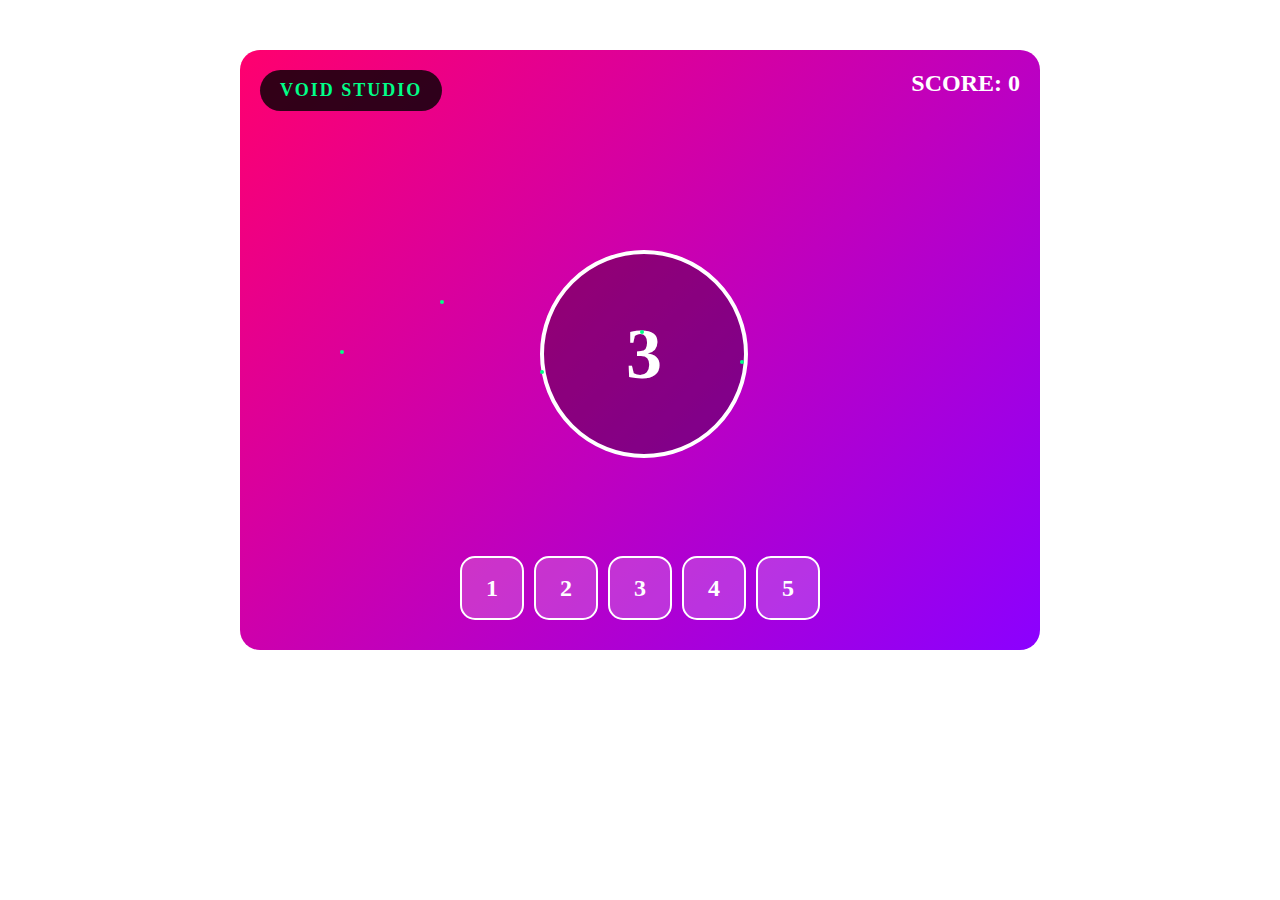
<file: Gameplay.html>
<!DOCTYPE html>
<html>
<head>
<style>
.game-demo {
    width: 800px;
    height: 600px;
    background: linear-gradient(135deg, #ff006e, #8b00ff);
    position: relative;
    margin: 50px auto;
    border-radius: 20px;
    overflow: hidden;
}

.target-area {
    position: absolute;
    top: 50%;
    left: 50%;
    transform: translate(-50%, -50%);
    width: 200px;
    height: 200px;
}

.target-circle {
    width: 100%;
    height: 100%;
    border: 4px solid white;
    border-radius: 50%;
    display: flex;
    align-items: center;
    justify-content: center;
    background: rgba(0,0,0,0.3);
    animation: targetPulse 2s infinite;
}

.target-number {
    font-size: 72px;
    color: white;
    font-weight: bold;
    animation: numberChange 3s infinite;
}

.score-display {
    position: absolute;
    top: 20px;
    right: 20px;
    color: white;
    font-size: 24px;
    font-weight: bold;
}

.score-value {
    animation: scoreIncrease 5s infinite;
}

.controls {
    position: absolute;
    bottom: 30px;
    left: 50%;
    transform: translateX(-50%);
    display: flex;
    gap: 10px;
}

.control-btn {
    width: 60px;
    height: 60px;
    background: rgba(255,255,255,0.2);
    border: 2px solid white;
    border-radius: 15px;
    color: white;
    font-size: 24px;
    font-weight: bold;
    display: flex;
    align-items: center;
    justify-content: center;
    cursor: pointer;
}

.control-btn.active {
    background: rgba(0,255,136,0.8);
    animation: btnPress 0.3s ease;
}

/* Animations */
@keyframes targetPulse {
    0%, 100% { transform: scale(1); }
    50% { transform: scale(1.05); }
}

@keyframes numberChange {
    0% { content: "1"; }
    20% { content: "2"; }
    40% { content: "3"; }
    60% { content: "4"; }
    80% { content: "5"; }
    100% { content: "1"; }
}

@keyframes scoreIncrease {
    0% { counter-reset: score 0; }
    100% { counter-reset: score 9999; }
}

.score-value::after {
    content: counter(score);
    animation: scoreCount 5s infinite;
}

@keyframes scoreCount {
    0% { content: "0"; }
    20% { content: "1,250"; }
    40% { content: "2,890"; }
    60% { content: "4,567"; }
    80% { content: "7,234"; }
    100% { content: "9,999"; }
}

@keyframes btnPress {
    0% { transform: scale(1); }
    50% { transform: scale(0.9); background: rgba(0,255,136,1); }
    100% { transform: scale(1); }
}

/* Theme changes */
.game-demo {
    animation: themeChange 15s infinite;
}

@keyframes themeChange {
    0%, 20% { 
        background: linear-gradient(135deg, #ff006e, #8b00ff);
    }
    25%, 45% { 
        background: linear-gradient(135deg, #00ffff, #ff00ff);
    }
    50%, 70% { 
        background: linear-gradient(135deg, #1a1a2e, #0f3460);
    }
    75%, 95% { 
        background: linear-gradient(135deg, #000000, #00ff88);
    }
}

/* Particles effect */
.particle {
    position: absolute;
    width: 4px;
    height: 4px;
    background: #00ff88;
    border-radius: 50%;
    animation: particleFloat 3s infinite;
}

@keyframes particleFloat {
    0% {
        opacity: 0;
        transform: translateY(0) scale(0);
    }
    10% {
        opacity: 1;
        transform: translateY(-20px) scale(1);
    }
    90% {
        opacity: 1;
        transform: translateY(-80px) scale(1);
    }
    100% {
        opacity: 0;
        transform: translateY(-100px) scale(0);
    }
}

/* Logo overlay */
.void-logo {
    position: absolute;
    top: 20px;
    left: 20px;
    background: rgba(0,0,0,0.8);
    padding: 10px 20px;
    border-radius: 25px;
    color: #00ff88;
    font-weight: bold;
    font-size: 18px;
    letter-spacing: 2px;
}
</style>
</head>
<body>
<div class="game-demo">
    <div class="void-logo">VOID STUDIO</div>
    
    <div class="score-display">
        SCORE: <span class="score-value"></span>
    </div>
    
    <div class="target-area">
        <div class="target-circle">
            <div class="target-number" id="targetNum">3</div>
        </div>
    </div>
    
    <div class="controls">
        <div class="control-btn" id="btn1">1</div>
        <div class="control-btn" id="btn2">2</div>
        <div class="control-btn" id="btn3">3</div>
        <div class="control-btn" id="btn4">4</div>
        <div class="control-btn" id="btn5">5</div>
    </div>
    
    <!-- Particles -->
    <div class="particle" style="left: 100px; top: 300px; animation-delay: 0s;"></div>
    <div class="particle" style="left: 200px; top: 250px; animation-delay: 0.5s;"></div>
    <div class="particle" style="left: 300px; top: 320px; animation-delay: 1s;"></div>
    <div class="particle" style="left: 400px; top: 280px; animation-delay: 1.5s;"></div>
    <div class="particle" style="left: 500px; top: 310px; animation-delay: 2s;"></div>
</div>

<script>
// Animation du changement de numéros
const numbers = [1, 2, 3, 4, 5];
let currentIndex = 2; // Start with 3

setInterval(() => {
    currentIndex = (currentIndex + 1) % numbers.length;
    document.getElementById('targetNum').textContent = numbers[currentIndex];
    
    // Simuler appui de bouton
    const btnId = `btn${numbers[currentIndex]}`;
    const btn = document.getElementById(btnId);
    btn.classList.add('active');
    setTimeout(() => btn.classList.remove('active'), 300);
}, 2000);
</script>
</body>
</html>
</file>
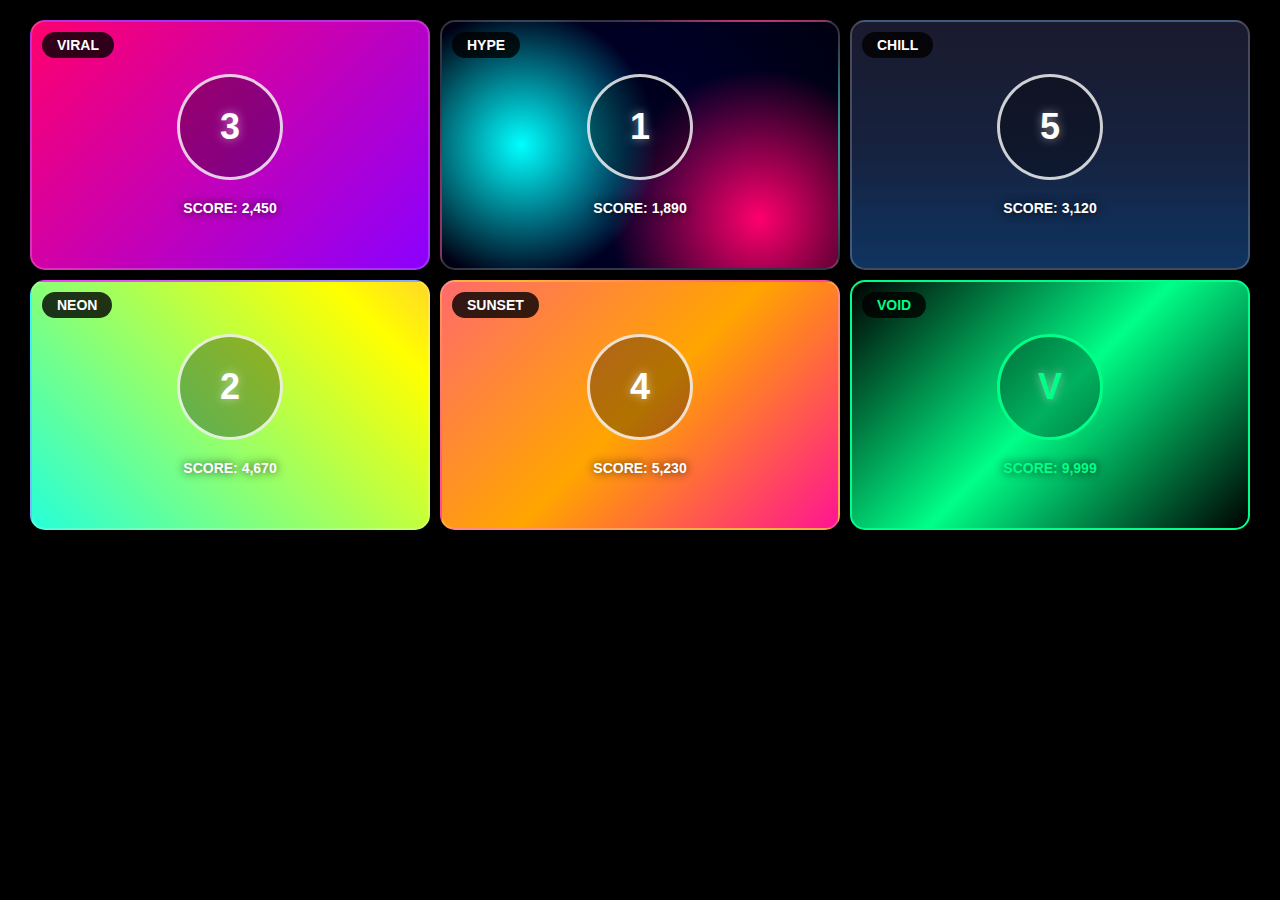
<file: showcase.html>
<!DOCTYPE html>
<html>
<head>
    <style>
        body {
            margin: 0;
            padding: 20px;
            background: #000;
            font-family: Arial, sans-serif;
        }
        .showcase-grid {
            display: grid;
            grid-template-columns: repeat(3, 400px);
            grid-template-rows: repeat(2, 250px);
            gap: 10px;
            justify-content: center;
        }
        .theme-preview {
            border-radius: 15px;
            position: relative;
            overflow: hidden;
            border: 2px solid rgba(255,255,255,0.2);
        }
        .theme-label {
            position: absolute;
            top: 10px;
            left: 10px;
            background: rgba(0,0,0,0.8);
            color: white;
            padding: 5px 15px;
            border-radius: 20px;
            font-weight: bold;
            font-size: 14px;
            z-index: 10;
        }
        
        /* Styles pour chaque thème */
        .viral {
            background: linear-gradient(135deg, #ff006e 0%, #8b00ff 50%, #ff006e 100%);
            background-size: 200% 200%;
            animation: viralMove 3s ease infinite;
        }
        
        .hype {
            background: radial-gradient(circle at 20% 50%, #00ffff 0%, transparent 40%),
                        radial-gradient(circle at 80% 80%, #ff006e 0%, transparent 40%),
                        radial-gradient(circle at 50% 50%, #000033 0%, #000011 100%);
        }
        
        .chill {
            background: linear-gradient(180deg, #1a1a2e 0%, #16213e 50%, #0f3460 100%);
        }
        
        .neon {
            background: linear-gradient(45deg, #ff00ff 0%, #00ffff 25%, #ffff00 50%, #ff00ff 75%, #00ffff 100%);
            background-size: 400% 400%;
            animation: neonShift 4s ease infinite;
        }
        
        .sunset {
            background: linear-gradient(135deg, #ff6b6b 0%, #ffa500 50%, #ff1493 100%);
        }
        
        .void {
            background: linear-gradient(135deg, #000000 0%, #00ff88 50%, #000000 100%);
            border: 2px solid #00ff88;
        }
        
        @keyframes viralMove {
            0%, 100% { background-position: 0% 50%; }
            50% { background-position: 100% 50%; }
        }
        
        @keyframes neonShift {
            0%, 100% { background-position: 0% 50%; }
            50% { background-position: 100% 50%; }
        }
        
        /* Éléments de jeu simulés */
        .game-elements {
            position: absolute;
            top: 50%;
            left: 50%;
            transform: translate(-50%, -50%);
            text-align: center;
        }
        
        .target-circle {
            width: 100px;
            height: 100px;
            border: 3px solid rgba(255,255,255,0.8);
            border-radius: 50%;
            display: flex;
            align-items: center;
            justify-content: center;
            margin: 0 auto 20px;
            background: rgba(0,0,0,0.3);
        }
        
        .target-number {
            font-size: 36px;
            font-weight: bold;
            color: white;
            text-shadow: 0 0 10px rgba(255,255,255,0.5);
        }
        
        .score-display {
            color: white;
            font-size: 14px;
            font-weight: bold;
            text-shadow: 0 0 10px rgba(0,0,0,0.8);
        }
    </style>
</head>
<body>
    <div class="showcase-grid">
        <!-- Viral Theme -->
        <div class="theme-preview viral">
            <div class="theme-label">VIRAL</div>
            <div class="game-elements">
                <div class="target-circle">
                    <div class="target-number">3</div>
                </div>
                <div class="score-display">SCORE: 2,450</div>
            </div>
        </div>
        
        <!-- Hype Theme -->
        <div class="theme-preview hype">
            <div class="theme-label">HYPE</div>
            <div class="game-elements">
                <div class="target-circle">
                    <div class="target-number">1</div>
                </div>
                <div class="score-display">SCORE: 1,890</div>
            </div>
        </div>
        
        <!-- Chill Theme -->
        <div class="theme-preview chill">
            <div class="theme-label">CHILL</div>
            <div class="game-elements">
                <div class="target-circle">
                    <div class="target-number">5</div>
                </div>
                <div class="score-display">SCORE: 3,120</div>
            </div>
        </div>
        
        <!-- Neon Theme -->
        <div class="theme-preview neon">
            <div class="theme-label">NEON</div>
            <div class="game-elements">
                <div class="target-circle">
                    <div class="target-number">2</div>
                </div>
                <div class="score-display">SCORE: 4,670</div>
            </div>
        </div>
        
        <!-- Sunset Theme -->
        <div class="theme-preview sunset">
            <div class="theme-label">SUNSET</div>
            <div class="game-elements">
                <div class="target-circle">
                    <div class="target-number">4</div>
                </div>
                <div class="score-display">SCORE: 5,230</div>
            </div>
        </div>
        
        <!-- VOID Theme -->
        <div class="theme-preview void">
            <div class="theme-label" style="color: #00ff88;">VOID</div>
            <div class="game-elements">
                <div class="target-circle" style="border-color: #00ff88;">
                    <div class="target-number" style="color: #00ff88;">V</div>
                </div>
                <div class="score-display" style="color: #00ff88;">SCORE: 9,999</div>
            </div>
        </div>
    </div>
</body>
</html>
</file>
<file: style.css>
/* ===== RESET ET BASE ===== */
* {
    margin: 0;
    padding: 0;
    box-sizing: border-box;
    user-select: none;
    -webkit-user-select: none;
    -webkit-touch-callout: none;
    -webkit-tap-highlight-color: transparent;
}

body {
    background: #000;
    font-family: -apple-system, BlinkMacSystemFont, 'Segoe UI', system-ui, sans-serif;
    overflow: hidden;
    position: fixed;
    width: 100%;
    height: 100%;
    touch-action: none;
    color: #ffffff;
}

/* ===== VARIABLES CSS ===== */
:root {
    --primary-color: #00ff88;
    --secondary-color: #00ffff;
    --accent-color: #ff006e;
    --warning-color: #ffff00;
    --danger-color: #ff4500;
    --background-dark: rgba(0,0,0,0.9);
    --glass-background: rgba(255,255,255,0.08);
    --glass-border: rgba(255,255,255,0.2);
    --text-primary: #ffffff;
    --text-secondary: rgba(255,255,255,0.8);
    --text-muted: rgba(255,255,255,0.6);
    --vh: 1vh;
}

/* ===== BACKGROUND DYNAMIQUE ===== */
.dynamic-background {
    position: fixed;
    top: 0;
    left: 0;
    width: 100%;
    height: 100%;
    z-index: 0;
    transition: all 0.8s ease;
}

.bg-layer {
    position: absolute;
    width: 100%;
    height: 100%;
    opacity: 0;
    transition: opacity 1s ease;
}

.bg-layer.active {
    opacity: 1;
}

/* Styles des backgrounds */
.bg-viral {
    background: linear-gradient(135deg, var(--accent-color) 0%, #8b00ff 50%, var(--accent-color) 100%);
    background-size: 200% 200%;
    animation: viralMove 10s ease infinite;
}

@keyframes viralMove {
    0%, 100% { background-position: 0% 50%; }
    50% { background-position: 100% 50%; }
}

.bg-hype {
    background: radial-gradient(circle at 20% 50%, var(--secondary-color) 0%, transparent 40%),
                radial-gradient(circle at 80% 80%, var(--accent-color) 0%, transparent 40%),
                radial-gradient(circle at 50% 50%, #000033 0%, #000011 100%);
}

.bg-chill {
    background: linear-gradient(180deg, #1a1a2e 0%, #16213e 50%, #0f3460 100%);
}

.bg-custom {
    background: radial-gradient(ellipse at center, #2d1b69 0%, #0d0221 100%);
}

.bg-neon {
    background: linear-gradient(45deg, #ff00ff 0%, #00ffff 25%, #ffff00 50%, #ff00ff 75%, #00ffff 100%);
    background-size: 400% 400%;
    animation: neonShift 8s ease infinite;
}

@keyframes neonShift {
    0%, 100% { background-position: 0% 50%; }
    50% { background-position: 100% 50%; }
}

.bg-sunset {
    background: linear-gradient(135deg, #ff6b6b 0%, #ffa500 50%, #ff1493 100%);
}

/* ===== CONTAINER PRINCIPAL ===== */
.game-container {
    width: 100vw;
    height: 100vh;
    height: calc(var(--vh, 1vh) * 100);
    position: relative;
    z-index: 10;
    display: flex;
    flex-direction: column;
}

/* ===== HEADER ===== */
.game-header {
    position: relative;
    height: 60px;
    background: linear-gradient(180deg, var(--background-dark) 0%, rgba(0,0,0,0.7) 100%);
    backdrop-filter: blur(10px);
    display: flex;
    justify-content: space-between;
    align-items: center;
    padding: 0 15px;
    z-index: 100;
    border-bottom: 1px solid var(--glass-border);
}

/* Statistics Display */
.stats-section {
    display: flex;
    gap: 20px;
    align-items: center;
}

.stat-item {
    display: flex;
    flex-direction: column;
    align-items: center;
    min-width: 60px;
}

.stat-label {
    font-size: 9px;
    text-transform: uppercase;
    letter-spacing: 1px;
    opacity: 0.6;
    font-weight: 600;
}

.stat-value {
    font-size: 18px;
    font-weight: 900;
    margin-top: -2px;
    color: var(--primary-color);
}

/* Combo Display */
.combo-display {
    display: flex;
    flex-direction: column;
    align-items: flex-start;
    min-width: 100px;
}

.combo-label {
    font-size: 10px;
    text-transform: uppercase;
    letter-spacing: 1px;
    opacity: 0.6;
    font-weight: 600;
}

.combo-value {
    font-size: 22px;
    font-weight: 900;
    margin-top: -2px;
    color: var(--primary-color);
}

.combo-bar {
    width: 80px;
    height: 4px;
    background: var(--glass-background);
    border-radius: 2px;
    margin-top: 3px;
    overflow: hidden;
}

.combo-fill {
    height: 100%;
    background: linear-gradient(90deg, var(--primary-color) 0%, var(--secondary-color) 100%);
    width: 0%;
    transition: width 0.3s cubic-bezier(0.4, 0, 0.2, 1);
    box-shadow: 0 0 10px rgba(0,255,136,0.5);
}

/* Score Display */
.score-display {
    display: flex;
    flex-direction: column;
    align-items: center;
}

.score-label {
    font-size: 10px;
    text-transform: uppercase;
    letter-spacing: 1px;
    opacity: 0.6;
    font-weight: 600;
}

.score-value {
    font-size: 28px;
    font-weight: 900;
    margin-top: -2px;
    text-shadow: 0 2px 10px rgba(255,255,255,0.3);
    color: var(--text-primary);
}

/* Lives Display */
.lives-display {
    display: flex;
    align-items: center;
    gap: 8px;
}

.lives-label {
    font-size: 10px;
    text-transform: uppercase;
    letter-spacing: 1px;
    opacity: 0.6;
    margin-right: 5px;
    font-weight: 600;
}

.life-dot {
    width: 10px;
    height: 10px;
    background: var(--accent-color);
    border-radius: 50%;
    transition: all 0.3s cubic-bezier(0.4, 0, 0.2, 1);
    box-shadow: 0 0 10px rgba(255,0,110,0.5);
}

.life-dot.lost {
    background: var(--glass-background);
    transform: scale(0.6);
    box-shadow: none;
}

/* ===== ZONE DE JEU ===== */
.game-zone {
    flex: 1;
    display: flex;
    align-items: center;
    justify-content: center;
    position: relative;
    padding: 20px;
}

.game-zone.menu-paused {
    opacity: 0.6;
    transition: opacity 0.3s ease;
}

.game-zone.menu-paused .target-container {
    animation-play-state: paused;
}

/* Target Display */
.target-container {
    position: relative;
    width: min(280px, 70vw);
    height: min(280px, 70vw);
    display: flex;
    align-items: center;
    justify-content: center;
    animation: targetBreathe 4s ease-in-out infinite;
}

@keyframes targetBreathe {
    0%, 100% { transform: scale(1); }
    50% { transform: scale(1.02); }
}

.target-ring {
    position: absolute;
    width: 100%;
    height: 100%;
    border-radius: 50%;
    background: conic-gradient(from 0deg, var(--accent-color), #8b00ff, var(--secondary-color), var(--primary-color), var(--warning-color), var(--accent-color));
    animation: targetSpin 3s linear infinite;
    opacity: 0.8;
    filter: blur(3px);
    transition: transform 0.2s cubic-bezier(0.25, 0.46, 0.45, 0.94), 
                opacity 0.2s ease-out,
                filter 0.3s ease-out;
}

@keyframes targetSpin {
    0% { transform: rotate(0deg); }
    100% { transform: rotate(360deg); }
}

.target-inner {
    position: relative;
    width: 90%;
    height: 90%;
    background: radial-gradient(circle at center, rgba(0,0,0,0.98) 0%, rgba(0,0,0,0.95) 100%);
    border-radius: 50%;
    display: flex;
    flex-direction: column;
    align-items: center;
    justify-content: center;
    border: 2px solid var(--glass-border);
    box-shadow: inset 0 0 30px rgba(0,0,0,0.5);
    z-index: 1;
    transition: background 0.3s ease-out;
}

.target-number {
    font-size: clamp(80px, 20vw, 120px);
    font-weight: 900;
    line-height: 1;
    color: var(--text-primary);
    text-shadow: 0 0 30px rgba(255,255,255,0.5);
    animation: numberPulse 2s ease-in-out infinite;
    transition: transform 0.2s cubic-bezier(0.25, 0.46, 0.45, 0.94);
}

@keyframes numberPulse {
    0%, 100% { opacity: 1; }
    50% { opacity: 0.9; }
}

.target-indicator {
    display: flex;
    gap: 8px;
    margin-top: 15px;
}

.indicator-dot {
    width: 10px;
    height: 10px;
    border-radius: 50%;
    background: var(--glass-border);
    transition: all 0.3s cubic-bezier(0.4, 0, 0.2, 1);
}

.indicator-dot.active {
    background: var(--primary-color);
    transform: scale(1.4);
    box-shadow: 0 0 15px var(--primary-color);
}

/* Timer Ring */
.timer-ring {
    position: absolute;
    width: 100%;
    height: 100%;
    pointer-events: none;
}

.timer-svg {
    width: 100%;
    height: 100%;
    transform: rotate(-90deg);
}

.timer-circle-bg {
    fill: none;
    stroke: rgba(255,255,255,0.05);
    stroke-width: 4;
}

.timer-circle {
    fill: none;
    stroke: url(#timerGradient);
    stroke-width: 4;
    stroke-linecap: round;
    stroke-dasharray: 880;
    stroke-dashoffset: 0;
    transition: stroke-dashoffset 0.1s linear;
    filter: drop-shadow(0 0 10px rgba(0,255,136,0.5));
}

/* Beat Indicator */
.beat-indicator {
    position: absolute;
    bottom: -30px;
    left: 50%;
    transform: translateX(-50%);
    display: flex;
    gap: 10px;
}

.beat-dot {
    width: 12px;
    height: 12px;
    background: var(--glass-border);
    border-radius: 50%;
    transition: all 0.1s ease-out;
}

.beat-dot.active {
    background: var(--primary-color);
    transform: scale(1.5);
    box-shadow: 0 0 20px var(--primary-color);
}

/* ===== BOUTONS DE CONTRÔLE ===== */
.controls-section {
    position: relative;
    height: 120px;
    background: linear-gradient(180deg, rgba(0,0,0,0.7) 0%, var(--background-dark) 100%);
    border-top: 1px solid var(--glass-border);
    display: flex;
    align-items: center;
    justify-content: center;
    padding: 15px;
    padding-bottom: calc(15px + env(safe-area-inset-bottom, 0px));
}

.controls-container {
    width: 100%;
    max-width: 340px;
    display: flex;
    gap: 12px;
    justify-content: center;
}

.input-button {
    flex: 1;
    max-width: 60px;
    height: 60px;
    background: var(--glass-background);
    border: 2px solid var(--glass-border);
    border-radius: 16px;
    display: flex;
    align-items: center;
    justify-content: center;
    font-size: 24px;
    font-weight: 800;
    color: var(--text-primary);
    cursor: pointer;
    transition: all 0.15s cubic-bezier(0.4, 0, 0.2, 1);
    position: relative;
    overflow: hidden;
    backdrop-filter: blur(10px);
}

.input-button::before {
    content: '';
    position: absolute;
    top: 50%;
    left: 50%;
    width: 0;
    height: 0;
    background: radial-gradient(circle, rgba(255,255,255,0.4) 0%, transparent 70%);
    transform: translate(-50%, -50%);
    transition: all 0.3s ease;
}

.input-button:active {
    transform: scale(0.9);
    border-color: rgba(255,255,255,0.5);
}

.input-button:active::before {
    width: 120px;
    height: 120px;
}

.input-button.correct {
    background: linear-gradient(135deg, var(--primary-color) 0%, var(--secondary-color) 100%);
    border-color: var(--primary-color);
    color: #000;
    animation: correctPulse 0.6s ease;
}

.input-button.wrong {
    background: linear-gradient(135deg, var(--accent-color) 0%, var(--danger-color) 100%);
    border-color: var(--accent-color);
    animation: wrongShake 0.5s ease;
}

@keyframes correctPulse {
    0%, 100% { transform: scale(1); }
    50% { transform: scale(1.2); }
}

@keyframes wrongShake {
    0%, 100% { transform: translateX(0); }
    20% { transform: translateX(-10px); }
    40% { transform: translateX(10px); }
    60% { transform: translateX(-10px); }
    80% { transform: translateX(10px); }
}

/* ===== BOUTONS LATÉRAUX ===== */
.side-buttons {
    position: absolute;
    top: 70px;
    left: 0;
    right: 0;
    display: flex;
    justify-content: space-between;
    padding: 0 15px;
    z-index: 90;
}

.side-button {
    width: 48px;
    height: 48px;
    background: var(--background-dark);
    backdrop-filter: blur(10px);
    border: 2px solid var(--glass-border);
    border-radius: 14px;
    display: flex;
    align-items: center;
    justify-content: center;
    cursor: pointer;
    transition: all 0.2s cubic-bezier(0.4, 0, 0.2, 1);
    color: var(--text-secondary);
    position: relative;
    overflow: hidden;
}

.side-button:active {
    transform: scale(0.9);
    background: var(--glass-background);
    border-color: rgba(255,255,255,0.4);
}

.side-button::after {
    content: '';
    position: absolute;
    top: 50%;
    left: 50%;
    width: 0;
    height: 0;
    border-radius: 50%;
    background: rgba(255, 255, 255, 0.2);
    transform: translate(-50%, -50%);
    transition: width 0.3s, height 0.3s;
}

.side-button:active::after {
    width: 100%;
    height: 100%;
}

.side-button svg {
    width: 24px;
    height: 24px;
}

/* ===== SOLUTION ULTIME PANELS ANDROID ===== */
.music-panel, .settings-panel, .stats-panel {
    /* Structure de base */
    position: fixed !important;
    top: 0 !important;
    bottom: 0 !important;
    width: 320px;
    z-index: 200;
    
    /* Background */
    background: rgba(0, 0, 0, 0.98) !important;
    backdrop-filter: blur(20px);
    border: 1px solid var(--glass-border);
    
    /* CORRECTION ANDROID: Scroll natif */
    overflow-y: auto !important;
    overflow-x: hidden !important;
    -webkit-overflow-scrolling: touch !important;
    overscroll-behavior: contain !important;
    scroll-behavior: smooth !important;
    
    /* ANDROID SPÉCIFIQUE */
    touch-action: pan-y !important;
    -ms-touch-action: pan-y !important;
    -webkit-touch-callout: none !important;
    
    /* Padding pour contenu */
    padding-top: calc(80px + env(safe-area-inset-top, 0px)) !important;
    padding-bottom: calc(120px + env(safe-area-inset-bottom, 0px)) !important;
    padding-left: 15px !important;
    padding-right: 15px !important;
    
    /* Animation */
    transition: transform 0.3s cubic-bezier(0.4, 0, 0.2, 1);
    
    /* Masquer scrollbar tout en gardant le scroll */
    scrollbar-width: none !important;
    -ms-overflow-style: none !important;
}

/* Masquer scrollbar WebKit (Android Chrome) */
.music-panel::-webkit-scrollbar,
.settings-panel::-webkit-scrollbar,
.stats-panel::-webkit-scrollbar {
    display: none !important;
    width: 0 !important;
}

/* Position initiale des panels */
.music-panel {
    left: 0;
    transform: translateX(-100%);
}

.settings-panel, .stats-panel {
    right: 0;
    transform: translateX(100%);
}

/* État ouvert des panels */
.music-panel.show {
    transform: translateX(0);
    box-shadow: 2px 0 50px rgba(0,0,0,0.8);
}

.settings-panel.show, .stats-panel.show {
    transform: translateX(0);
    box-shadow: -2px 0 50px rgba(0,0,0,0.8);
}

/* Stats panel plus large */
.stats-panel {
    width: 350px;
}

.stats-panel {
    padding-left: 20px !important;
    padding-right: 20px !important;
}

/* Titre des panels - STICKY */
.music-panel-title, .settings-title {
    position: sticky !important;
    top: 0 !important;
    z-index: 10 !important;
    background: rgba(0, 0, 0, 0.95) !important;
    backdrop-filter: blur(10px) !important;
    
    font-size: 18px;
    font-weight: 800;
    margin-bottom: 20px;
    padding: 15px 0;
    opacity: 0.8;
    text-transform: uppercase;
    letter-spacing: 1px;
    border-bottom: 1px solid rgba(255,255,255,0.1);
}

/* Sections des panels */
.music-section, .settings-section {
    margin-bottom: 30px;
}

.section-title, .settings-section-title {
    font-size: 12px;
    font-weight: 600;
    text-transform: uppercase;
    letter-spacing: 1px;
    opacity: 0.5;
    margin-bottom: 12px;
    padding-left: 5px;
}

/* Options musicales - OPTIMISÉES POUR TOUCH */
.music-option {
    padding: 16px;
    margin-bottom: 10px;
    background: var(--glass-background);
    border: 2px solid var(--glass-border);
    border-radius: 12px;
    font-size: 14px;
    font-weight: 600;
    cursor: pointer;
    transition: all 0.2s cubic-bezier(0.4, 0, 0.2, 1);
    display: flex;
    align-items: center;
    gap: 12px;
    
    /* ANDROID: Zone touch PLUS GRANDE */
    min-height: 56px !important;
    touch-action: manipulation !important;
    -webkit-touch-callout: none !important;
    -webkit-user-select: none !important;
    user-select: none !important;
    position: relative;
}

/* Feedback touch amélioré */
.music-option::after {
    content: '';
    position: absolute;
    top: 0;
    left: 0;
    right: 0;
    bottom: 0;
    background: rgba(255,255,255,0.1);
    opacity: 0;
    transition: opacity 0.2s ease;
    border-radius: 12px;
    pointer-events: none;
}

.music-option:active::after {
    opacity: 1;
}

.music-option.active {
    background: var(--glass-background);
    border-color: var(--primary-color);
    box-shadow: 0 0 20px rgba(0,255,136,0.2);
}

.music-icon {
    width: 20px;
    height: 20px;
    opacity: 0.8;
    flex-shrink: 0;
}

/* Settings items - OPTIMISÉS POUR TOUCH */
.setting-item {
    display: flex;
    justify-content: space-between;
    align-items: center;
    padding: 16px;
    margin-bottom: 10px;
    background: var(--glass-background);
    border: 1px solid var(--glass-border);
    border-radius: 8px;
    font-size: 14px;
    
    /* ANDROID: Zone touch PLUS GRANDE */
    min-height: 56px !important;
    touch-action: manipulation !important;
}

/* Toggle optimisé pour mobile */
.setting-toggle {
    width: 52px;
    height: 28px;
    background: var(--glass-background);
    border: 2px solid var(--glass-border);
    border-radius: 14px;
    position: relative;
    cursor: pointer;
    transition: all 0.2s ease;
    
    /* ANDROID: Touch amélioré */
    touch-action: manipulation !important;
    -webkit-touch-callout: none !important;
}

.setting-toggle::before {
    content: '';
    position: absolute;
    width: 20px;
    height: 20px;
    background: white;
    border-radius: 50%;
    top: 2px;
    left: 2px;
    transition: transform 0.2s ease;
}

.setting-toggle.active {
    background: var(--primary-color);
    border-color: var(--primary-color);
}

.setting-toggle.active::before {
    transform: translateX(24px);
}

/* Slider optimisé pour mobile */
.setting-slider {
    width: 120px;
    height: 8px;
    background: var(--glass-background);
    border-radius: 4px;
    position: relative;
    cursor: pointer;
    
    /* ANDROID: Zone touch PLUS GRANDE */
    padding: 10px 0;
    touch-action: manipulation !important;
}

.setting-slider-fill {
    height: 8px;
    background: var(--primary-color);
    border-radius: 4px;
    transition: width 0.2s ease;
}

.setting-slider-thumb {
    position: absolute;
    width: 20px;
    height: 20px;
    background: white;
    border-radius: 50%;
    top: -6px;
    transform: translateX(-50%);
    cursor: pointer;
    transition: transform 0.2s ease;
    
    /* ANDROID: Touch plus visible */
    box-shadow: 0 2px 8px rgba(0,0,0,0.3);
    touch-action: manipulation !important;
}

/* Select optimisé */
.setting-select {
    background: var(--glass-background);
    border: 2px solid var(--glass-border);
    border-radius: 8px;
    color: var(--text-primary);
    padding: 12px 16px;
    font-size: 14px;
    font-weight: 600;
    cursor: pointer;
    transition: all 0.2s ease;
    outline: none;
    min-width: 140px;
    
    /* ANDROID: Touch optimisé */
    min-height: 48px;
    touch-action: manipulation !important;
}

.setting-select:hover {
    border-color: var(--primary-color);
    background: rgba(255,255,255,0.1);
}

.setting-select:focus {
    border-color: var(--primary-color);
    box-shadow: 0 0 10px rgba(0,255,136,0.3);
}

.setting-select option {
    background: var(--background-dark);
    color: var(--text-primary);
    padding: 8px;
}

/* ===== INDICATEUR DE SCROLL EN BAS ===== */
.music-panel::after,
.settings-panel::after,
.stats-panel::after {
    content: '';
    position: sticky;
    bottom: 0;
    left: 0;
    right: 0;
    height: 30px;
    background: linear-gradient(to top, rgba(0,0,0,0.95), transparent);
    pointer-events: none;
    margin-top: -30px;
    z-index: 5;
}

/* ===== CORRECTIONS SPÉCIFIQUES MOBILE ===== */
@media (max-width: 768px) {
    .music-panel, .settings-panel {
        width: 300px;
    }
    
    .stats-panel {
        width: 330px;
    }
    
    /* Padding ajusté pour mobile */
    .music-panel, .settings-panel, .stats-panel {
        padding-top: calc(70px + env(safe-area-inset-top, 0px)) !important;
        padding-bottom: calc(140px + env(safe-area-inset-bottom, 0px)) !important;
    }
    
    /* Options ENCORE plus grandes pour touch */
    .music-option {
        padding: 18px 16px;
        min-height: 60px !important;
        font-size: 13px;
    }
    
    .setting-item {
        padding: 18px 16px;
        min-height: 60px !important;
        font-size: 13px;
    }
    
    /* Titre plus compact */
    .music-panel-title, .settings-title {
        font-size: 16px;
        padding: 12px 0;
        margin-bottom: 15px;
    }
    
    .section-title, .settings-section-title {
        font-size: 11px;
        margin-bottom: 8px;
    }
}

/* ===== TRÈS PETITS ÉCRANS ===== */
@media (max-height: 600px) {
    .music-panel, .settings-panel, .stats-panel {
        padding-top: calc(60px + env(safe-area-inset-top, 0px)) !important;
        padding-bottom: calc(100px + env(safe-area-inset-bottom, 0px)) !important;
    }
    
    .music-option, .setting-item {
        padding: 14px 12px !important;
        min-height: 52px !important;
        font-size: 12px !important;
    }
    
    .music-panel-title, .settings-title {
        font-size: 15px !important;
        padding: 10px 0 !important;
        margin-bottom: 12px !important;
    }
}

/* ===== EFFET WHEN PANELS OUVERTS ===== */
.music-panel.show ~ .game-container,
.settings-panel.show ~ .game-container,
.stats-panel.show ~ .game-container {
    filter: blur(2px) brightness(0.7);
    transition: filter 0.3s ease;
    pointer-events: none;
}

/* ===== ESPACEMENT FINAL POUR ATTEINDRE LE BAS ===== */
.music-panel > *:last-child,
.settings-panel > *:last-child,
.stats-panel > *:last-child {
    margin-bottom: 60px !important;
}

/* ===== LOADING INDICATOR CORRIGÉ ===== */
.loading-indicator {
    position: fixed;
    top: 20% !important;
    left: 50%;
    transform: translate(-50%, 0) !important;
    background: var(--background-dark);
    backdrop-filter: blur(20px);
    border: 2px solid var(--glass-border);
    border-radius: 20px;
    padding: 20px 30px;
    display: none;
    z-index: 1000;
    text-align: center;
    max-width: 280px;
    width: 80%;
}

.loading-indicator.show {
    display: block;
    animation: slideDownIn 0.3s ease-out;
}

@keyframes slideDownIn {
    from {
        opacity: 0;
        transform: translate(-50%, -30px);
    }
    to {
        opacity: 1;
        transform: translate(-50%, 0);
    }
}

.loading-spinner {
    width: 40px;
    height: 40px;
    border: 3px solid var(--glass-background);
    border-top: 3px solid var(--primary-color);
    border-radius: 50%;
    animation: spin 1s linear infinite;
    margin: 0 auto 15px;
}

@keyframes spin {
    0% { transform: rotate(0deg); }
    100% { transform: rotate(360deg); }
}

.loading-text {
    font-size: 14px;
    font-weight: 600;
    opacity: 0.8;
}

/* ===== OVERLAYS ===== */
.overlay {
    position: fixed;
    top: 0;
    left: 0;
    right: 0;
    bottom: 0;
    background: rgba(0,0,0,0.95);
    backdrop-filter: blur(30px);
    display: none;
    align-items: center;
    justify-content: center;
    z-index: 500;
    padding: 20px;
}

.overlay.show {
    display: flex;
}

.overlay-card {
    background: var(--glass-background);
    border: 2px solid var(--glass-border);
    border-radius: 24px;
    padding: 35px;
    text-align: center;
    max-width: 90%;
    width: 100%;
    max-width: 400px;
    backdrop-filter: blur(20px);
    box-shadow: 0 20px 60px rgba(0,0,0,0.5);
}

/* ===== LOGO COURONNE ROYALE ===== */
.game-logo-container {
    display: flex;
    justify-content: center;
    align-items: center;
    margin-bottom: 15px;
    padding: 10px;
    position: relative;
}

.crown-logo {
    width: 140px;
    height: 105px;
    filter: drop-shadow(0 0 25px rgba(255, 215, 0, 0.6));
    animation: crownEntrance 2s ease-out;
    transition: all 0.3s ease;
}

/* Animation d'entrée majestueuse */
@keyframes crownEntrance {
    0% {
        opacity: 0;
        transform: scale(0.3) translateY(-50px) rotate(-10deg);
        filter: drop-shadow(0 0 0px rgba(255, 215, 0, 0));
    }
    50% {
        opacity: 0.8;
        transform: scale(1.2) translateY(-10px) rotate(2deg);
        filter: drop-shadow(0 0 30px rgba(255, 215, 0, 0.8));
    }
    100% {
        opacity: 1;
        transform: scale(1) translateY(0px) rotate(0deg);
        filter: drop-shadow(0 0 25px rgba(255, 215, 0, 0.6));
    }
}

/* Effet au survol - couronne qui lévite */
.crown-logo:hover {
    transform: scale(1.1) translateY(-5px);
    filter: drop-shadow(0 0 35px rgba(255, 215, 0, 0.9));
    cursor: pointer;
}

/* Sous-titre royal */
.overlay-subtitle {
    font-size: 16px;
    font-weight: 700;
    color: #FFD700;
   text-shadow: 0 0 10px rgba(255, 215, 0, 0.5);
   margin: -10px 0 15px 0;
   letter-spacing: 2px;
   animation: subtitleGlow 3s ease-in-out infinite;
}

@keyframes subtitleGlow {
   0%, 100% {
       text-shadow: 0 0 10px rgba(255, 215, 0, 0.5);
   }
   50% {
       text-shadow: 0 0 20px rgba(255, 215, 0, 0.8), 0 0 30px rgba(255, 215, 0, 0.4);
   }
}

/* Amélioration du titre principal */
.overlay-title {
   font-size: 36px;
   font-weight: 900;
   margin-bottom: 5px;
   background: linear-gradient(45deg, #FFD700, #FFA500, #00ff88, #00ffff);
   background-size: 300% 300%;
   -webkit-background-clip: text;
   -webkit-text-fill-color: transparent;
   background-clip: text;
   text-transform: uppercase;
   letter-spacing: 3px;
   animation: titleShimmer 4s ease-in-out infinite;
}

@keyframes titleShimmer {
   0%, 100% {
       background-position: 0% 50%;
   }
   50% {
       background-position: 100% 50%;
   }
}

.overlay-text {
   font-size: 16px;
   line-height: 1.6;
   opacity: 0.8;
   margin-bottom: 30px;
}

/* Particules de luxe autour de la couronne */
.game-logo-container::before {
   content: '';
   position: absolute;
   width: 200px;
   height: 200px;
   background: radial-gradient(circle, 
       transparent 60%, 
       rgba(255, 215, 0, 0.1) 70%, 
       transparent 80%);
   animation: royalAura 4s ease-in-out infinite;
   pointer-events: none;
}

@keyframes royalAura {
   0%, 100% {
       transform: scale(1) rotate(0deg);
       opacity: 0.3;
   }
   50% {
       transform: scale(1.2) rotate(180deg);
       opacity: 0.6;
   }
}

/* ===== BOUTONS MENU ===== */
.menu-button {
   width: 100%;
   padding: 18px;
   margin: 10px 0;
   background: var(--glass-background);
   border: 2px solid var(--glass-border);
   border-radius: 14px;
   color: var(--text-primary);
   font-size: 16px;
   font-weight: 700;
   cursor: pointer;
   transition: all 0.2s cubic-bezier(0.4, 0, 0.2, 1);
   text-transform: uppercase;
   letter-spacing: 1px;
   touch-action: manipulation;
}

.menu-button:active {
   transform: scale(0.98);
   background: var(--glass-background);
   border-color: rgba(255,255,255,0.4);
}

.menu-button.primary {
   background: linear-gradient(135deg, #FFD700 0%, #FFA500 50%, #00ff88 100%);
   border: 2px solid #FFD700;
   color: #000;
   font-weight: 900;
   text-shadow: none;
   box-shadow: 0 5px 20px rgba(255, 215, 0, 0.4);
   position: relative;
   overflow: hidden;
}

.menu-button.primary::before {
   content: '';
   position: absolute;
   top: 0;
   left: -100%;
   width: 100%;
   height: 100%;
   background: linear-gradient(90deg, 
       transparent, 
       rgba(255, 255, 255, 0.4), 
       transparent);
   transition: left 0.5s;
}

.menu-button.primary:hover::before {
   left: 100%;
}

.menu-button.primary:hover {
   transform: scale(1.05) translateY(-2px);
   box-shadow: 0 8px 25px rgba(255, 215, 0, 0.6);
}

.menu-button.primary:active {
   transform: scale(0.98);
   box-shadow: 0 2px 10px rgba(255, 215, 0, 0.5);
}

/* ===== STATISTIQUES ===== */
.stats-grid {
   display: grid;
   grid-template-columns: 1fr 1fr;
   gap: 15px;
   margin-bottom: 20px;
}

.stat-card {
   background: var(--glass-background);
   border: 1px solid var(--glass-border);
   border-radius: 12px;
   padding: 15px;
   text-align: center;
}

.stat-card-value {
   font-size: 24px;
   font-weight: 900;
   color: var(--primary-color);
   margin-bottom: 5px;
}

.stat-card-label {
   font-size: 12px;
   opacity: 0.7;
   text-transform: uppercase;
   letter-spacing: 1px;
}

/* Leaderboard */
.leaderboard {
   background: var(--glass-background);
   border: 1px solid var(--glass-border);
   border-radius: 12px;
   padding: 15px;
   margin-bottom: 20px;
}

.leaderboard-title {
   font-size: 16px;
   font-weight: 700;
   margin-bottom: 15px;
   text-align: center;
   text-transform: uppercase;
   letter-spacing: 1px;
}

.leaderboard-entry {
   display: flex;
   justify-content: space-between;
   align-items: center;
   padding: 8px 0;
   border-bottom: 1px solid rgba(255,255,255,0.1);
}

.leaderboard-entry:last-child {
   border-bottom: none;
}

.leaderboard-rank {
   font-weight: 900;
   color: var(--primary-color);
   min-width: 20px;
}

.leaderboard-score {
   font-weight: 700;
}

/* Achievements */
.achievements {
   background: var(--glass-background);
   border: 1px solid var(--glass-border);
   border-radius: 12px;
   padding: 15px;
}

.achievement-item {
   display: flex;
   align-items: center;
   gap: 12px;
   padding: 10px 0;
   border-bottom: 1px solid rgba(255,255,255,0.1);
}

.achievement-item:last-child {
   border-bottom: none;
}

.achievement-icon {
   width: 32px;
   height: 32px;
   border-radius: 50%;
   background: var(--glass-background);
   display: flex;
   align-items: center;
   justify-content: center;
   font-size: 16px;
}

.achievement-icon.unlocked {
   background: var(--primary-color);
   color: #000;
}

.achievement-info {
   flex: 1;
}

.achievement-name {
   font-weight: 700;
   font-size: 14px;
}

.achievement-desc {
   font-size: 12px;
   opacity: 0.7;
}

/* ===== THEME SELECTOR ===== */
.theme-selector {
   display: grid;
   grid-template-columns: repeat(3, 1fr);
   gap: 10px;
   margin: 15px 0;
}

.theme-option {
   width: 40px;
   height: 40px;
   border-radius: 8px;
   border: 2px solid var(--glass-border);
   cursor: pointer;
   transition: all 0.2s ease;
   position: relative;
   touch-action: manipulation;
}

.theme-option.active {
   border-color: var(--primary-color);
   box-shadow: 0 0 15px rgba(0,255,136,0.3);
}

.theme-option.viral { background: linear-gradient(45deg, #ff006e, #8b00ff); }
.theme-option.hype { background: linear-gradient(45deg, #00ffff, #ff00ff); }
.theme-option.chill { background: linear-gradient(45deg, #1a1a2e, #0f3460); }
.theme-option.neon { background: linear-gradient(45deg, #ff00ff, #00ffff); }
.theme-option.sunset { background: linear-gradient(45deg, #ff6b6b, #ffa500); }
.theme-option.custom { background: linear-gradient(45deg, #2d1b69, #0d0221); }

/* ===== POPUPS ET ANIMATIONS ===== */
.score-popup {
   position: absolute;
   font-size: 36px;
   font-weight: 900;
   pointer-events: none;
   z-index: 300;
   animation: scorePop 1.5s cubic-bezier(0.4, 0, 0.2, 1) forwards;
   text-shadow: 0 2px 20px rgba(0,255,136,0.8);
   backdrop-filter: blur(10px);
   background: rgba(0, 0, 0, 0.7);
   padding: 8px 16px;
   border-radius: 20px;
   border: 1px solid rgba(255, 255, 255, 0.2);
}

@keyframes scorePop {
   0% {
       transform: scale(0) translateY(0);
       opacity: 1;
   }
   50% {
       transform: scale(1.3) translateY(-30px);
   }
   100% {
       transform: scale(1) translateY(-80px);
       opacity: 0;
   }
}

/* Particles */
.particle {
   position: absolute;
   width: 6px;
   height: 6px;
   background: #fff;
   border-radius: 50%;
   pointer-events: none;
   animation: particleFly 1s cubic-bezier(0.4, 0, 0.2, 1) forwards;
}

@keyframes particleFly {
   0% {
       transform: translate(0, 0) scale(1);
       opacity: 1;
   }
   100% {
       transform: translate(var(--tx), var(--ty)) scale(0);
       opacity: 0;
   }
}

/* Loading Screen */
.loading-screen {
   position: fixed;
   top: 0;
   left: 0;
   right: 0;
   bottom: 0;
   background: #000;
   display: flex;
   align-items: center;
   justify-content: center;
   z-index: 1000;
   transition: opacity 0.5s ease;
}

.loading-screen-content {
   text-align: center;
}

.loading-logo {
   font-size: 48px;
   font-weight: 900;
   margin-bottom: 30px;
   background: linear-gradient(45deg, var(--accent-color), #8b00ff, var(--secondary-color), var(--primary-color));
   -webkit-background-clip: text;
   -webkit-text-fill-color: transparent;
   animation: logoGlow 2s ease-in-out infinite;
}

@keyframes logoGlow {
   0%, 100% { opacity: 0.8; }
   50% { opacity: 1; }
}

/* ===== NOTIFICATIONS TOAST ===== */
.toast {
   position: fixed;
   left: 50%;
   transform: translateX(-50%);
   background: rgba(0,0,0,0.9);
   color: var(--text-primary);
   padding: 12px 24px;
   border-radius: 24px;
   font-size: 14px;
   font-weight: 600;
   z-index: 1001;
   border: 1px solid var(--glass-border);
   backdrop-filter: blur(10px);
   animation: toastSlide 0.3s ease-out;
   max-width: 300px;
   text-align: center;
}

@keyframes toastSlide {
   from {
       opacity: 0;
       transform: translateX(-50%) translateY(20px);
   }
   to {
       opacity: 1;
       transform: translateX(-50%) translateY(0);
   }
}

.toast.success {
   border-color: var(--primary-color);
   box-shadow: 0 0 20px rgba(0,255,136,0.3);
}

.toast.error {
   border-color: var(--accent-color);
   box-shadow: 0 0 20px rgba(255,0,110,0.3);
}

/* ===== PWA INSTALL BUTTON ===== */
#installButton {
   position: fixed;
   bottom: 140px !important;
   right: 10px !important;
   background: linear-gradient(135deg, #FFD700 0%, #FFA500 100%);
   color: #000;
   border: 2px solid #FFD700;
   border-radius: 25px;
   padding: 10px 20px;
   font-weight: 700;
   font-size: 13px;
   cursor: pointer;
   display: none;
   z-index: 1000;
   box-shadow: 0 4px 20px rgba(255, 215, 0, 0.6);
   transition: all 0.3s ease;
   animation: crownPulse 2s infinite;
   touch-action: manipulation;
}

@keyframes crownPulse {
   0%, 100% {
       box-shadow: 0 4px 20px rgba(255, 215, 0, 0.6);
       transform: scale(1);
   }
   50% {
       box-shadow: 0 6px 30px rgba(255, 215, 0, 0.8);
       transform: scale(1.05);
   }
}

#installButton:hover {
   transform: translateY(-2px);
   box-shadow: 0 6px 25px rgba(255, 215, 0, 0.5);
}

#installButton:active {
   transform: translateY(0);
   box-shadow: 0 2px 10px rgba(255, 215, 0, 0.4);
}

/* ===== ANIMATIONS SUPPLÉMENTAIRES ===== */
@keyframes floatUp {
   0% {
       opacity: 1;
       transform: translateY(0);
   }
   100% {
       opacity: 0;
       transform: translateY(-50px);
   }
}

@keyframes slideDown {
   from {
       opacity: 0;
       transform: translateX(-50%) translateY(-20px);
   }
   to {
       opacity: 1;
       transform: translateX(-50%) translateY(0);
   }
}

@keyframes slideUp {
   from {
       opacity: 0;
       transform: translateX(-50%) translateY(20px);
   }
   to {
       opacity: 1;
       transform: translateX(-50%) translateY(0);
   }
}

/* ===== SAFE AREA ADJUSTMENTS ===== */
@supports (padding: env(safe-area-inset-top)) {
   .game-header {
       padding-top: env(safe-area-inset-top, 0);
       height: calc(60px + env(safe-area-inset-top, 0));
   }
   
   .side-buttons {
       top: calc(70px + env(safe-area-inset-top, 0));
   }
   
   .music-panel, .settings-panel, .stats-panel {
       padding-top: calc(80px + env(safe-area-inset-top, 0)) !important;
   }
}

/* ===== RESPONSIVE MOBILE ===== */
@media (max-width: 768px) {
   .controls-section {
       height: 100px;
       padding: 10px;
   }
   
   .input-button {
       max-width: 55px;
       height: 55px;
       font-size: 20px;
   }
   
   .controls-container {
       gap: 8px;
   }
   
   #installButton {
       bottom: 110px !important;
       right: 10px !important;
       padding: 8px 16px;
       font-size: 12px;
   }
   
   .target-container {
       width: min(240px, 60vw);
       height: min(240px, 60vw);
   }
   
   .target-number {
       font-size: clamp(60px, 18vw, 100px);
   }
   
   .crown-logo {
       width: 120px;
       height: 90px;
   }
   
   .overlay-title {
       font-size: 28px;
       letter-spacing: 2px;
   }
   
   .overlay-subtitle {
       font-size: 14px;
       letter-spacing: 1px;
   }
   
   /* Amélioration des panels sur mobile */
   .music-panel, .settings-panel {
       width: 300px;
   }
   
   .stats-panel {
       width: 320px;
   }
   
   .music-option, .setting-item {
       padding: 12px !important;
       font-size: 13px !important;
       min-height: 48px;
   }
   
   .music-panel-title, .settings-title {
       font-size: 16px !important;
       margin-bottom: 15px !important;
   }
   
   .section-title, .settings-section-title {
       font-size: 11px !important;
       margin-bottom: 8px !important;
   }
   
   /* Toast repositionné pour mobile */
   .toast {
       top: 20px;
       bottom: auto;
       animation: slideDownToast 0.3s ease-out;
   }
}

@keyframes slideDownToast {
   from {
       opacity: 0;
       transform: translateX(-50%) translateY(-20px);
   }
   to {
       opacity: 1;
       transform: translateX(-50%) translateY(0);
   }
}

/* ===== TRÈS PETITS ÉCRANS ===== */
@media (max-height: 600px) {
   .game-header {
       height: 50px;
   }
   
   .side-buttons {
       top: 60px;
   }
   
   #installButton {
       bottom: 90px !important;
       padding: 6px 12px;
       font-size: 11px;
   }
   
   .crown-logo {
       width: 100px;
       height: 75px;
   }
   
   .game-logo-container {
       margin-bottom: 10px;
       padding: 5px;
   }
   
   .overlay-title {
       font-size: 24px;
       margin-bottom: 5px;
   }
   
   .overlay-subtitle {
       font-size: 12px;
       margin: -5px 0 10px 0;
   }
}

/* ===== MODE PAYSAGE ===== */
@media (orientation: landscape) and (max-height: 500px) {
   .game-header {
       height: 50px;
   }
   
   .side-buttons {
       top: 60px;
   }
   
   .controls-section {
       height: 90px;
       padding: 10px;
   }
   
   .input-button {
       height: 50px;
       max-width: 50px;
       font-size: 20px;
   }
   
   .target-container {
       width: min(200px, 40vh);
       height: min(200px, 40vh);
   }
   
   .target-number {
       font-size: clamp(60px, 15vh, 80px);
   }
}

/* ===== SUPPORT POUR LES THÈMES SOMBRES ===== */
@media (prefers-color-scheme: light) {
   .loading-screen {
       background: #f0f0f0;
   }
   
   .loading-logo {
       color: #333;
   }
}

/* ===== ACCESSIBILITÉ ===== */
@media (prefers-reduced-motion: reduce) {
   *, *::before, *::after {
       animation-duration: 0.01ms !important;
       animation-iteration-count: 1 !important;
       transition-duration: 0.01ms !important;
   }
}

@media (prefers-contrast: high) {
   :root {
       --glass-border: rgba(255,255,255,0.8);
       --text-secondary: rgba(255,255,255,0.9);
   }
}

/* ===== FILE INPUTS HIDDEN ===== */
input[type="file"] {
   display: none;
}

/* ===== CORRECTION FINALE ANDROID SCROLL ===== */
/* Force le scroll natif sur tous les navigateurs mobiles */
@media (max-width: 768px) {
   .music-panel, .settings-panel, .stats-panel {
       /* CORRECTION ULTIME POUR ANDROID */
       position: fixed !important;
       overflow: auto !important;
       -webkit-overflow-scrolling: touch !important;
       overscroll-behavior-y: contain !important;
       scrollbar-width: none !important;
       -ms-overflow-style: none !important;
       
       /* Forcer le comportement de scroll */
       height: 100vh !important;
       height: 100dvh !important;
       max-height: 100vh !important;
       max-height: 100dvh !important;
       
       /* Contenu scrollable */
       box-sizing: border-box !important;
   }
   
   /* Masquer la scrollbar sur WebKit (Android Chrome) */
   .music-panel::-webkit-scrollbar,
   .settings-panel::-webkit-scrollbar,
   .stats-panel::-webkit-scrollbar {
       display: none !important;
       width: 0 !important;
       height: 0 !important;
   }
   
   /* Contenu scrollable avec marge en bas */
   .music-panel > *:last-child,
   .settings-panel > *:last-child,
   .stats-panel > *:last-child {
       margin-bottom: 80px !important;
   }
}
</file>
